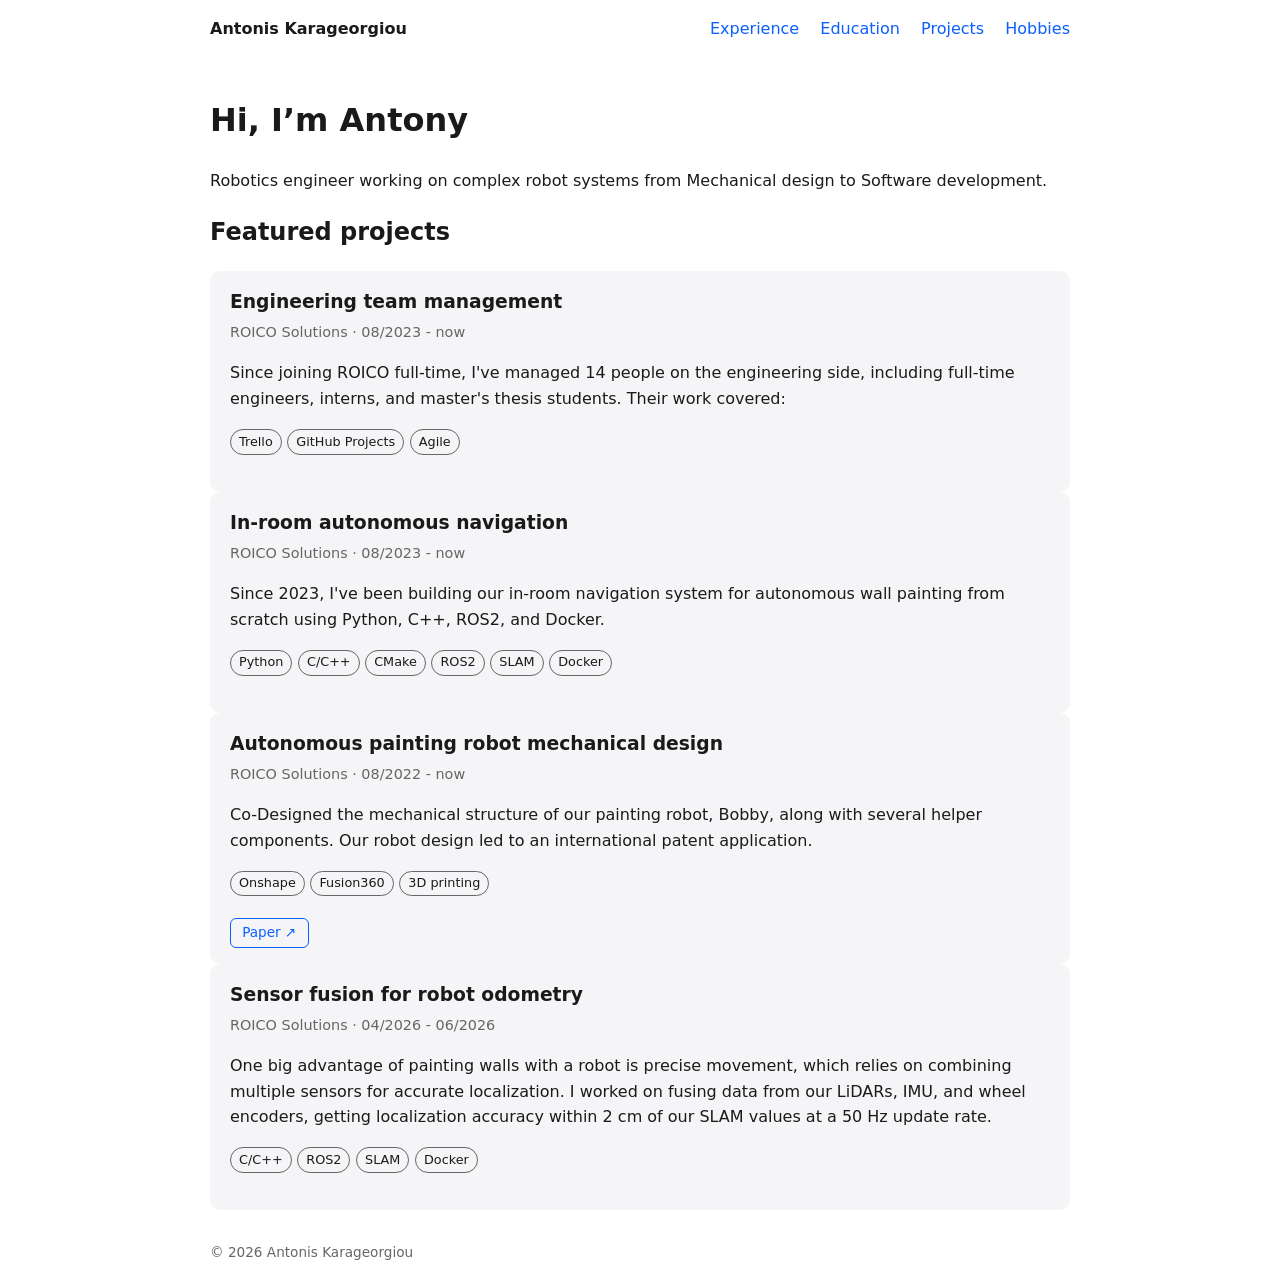
<file: index.html>
<!doctype html>
<html lang="en">
<head>
  <meta charset="utf-8">
  <meta name="viewport" content="width=device-width, initial-scale=1">
  <title>Home · Antonis Karageorgiou</title>
  <link rel="stylesheet" href="/assets/css/style.css">
</head>
<dialog id="lightbox">
  <button type="button" class="lb-close" aria-label="Close">×</button>
  <button type="button" class="lb-nav lb-prev" aria-label="Previous photo">‹</button>
  <img alt="">
  <button type="button" class="lb-nav lb-next" aria-label="Next photo">›</button>
  <p class="lb-count"></p>
</dialog>
<script>
  (function () {
    var dlg = document.getElementById('lightbox');
    var img = dlg.querySelector('img');
    var count = dlg.querySelector('.lb-count');
    var items = [];
    var index = 0;

    function show(i) {
      index = (i + items.length) % items.length;
      img.src = items[index].href;
      img.alt = items[index].querySelector('img').alt;
      count.textContent = items.length > 1 ? (index + 1) + ' / ' + items.length : '';
      dlg.classList.toggle('single', items.length < 2);
    }

    document.addEventListener('click', function (e) {
      var a = e.target.closest('a.thumb');
      if (a) {
        e.preventDefault();
        items = Array.prototype.slice.call(a.closest('.gallery').querySelectorAll('a.thumb'));
        show(items.indexOf(a));
        dlg.showModal();
        return;
      }
      if (!dlg.open) return;
      if (e.target.closest('.lb-prev')) show(index - 1);
      else if (e.target.closest('.lb-next')) show(index + 1);
      else if (e.target === dlg || e.target.closest('.lb-close')) dlg.close();
    });

    document.addEventListener('keydown', function (e) {
      if (!dlg.open || items.length < 2) return;
      if (e.key === 'ArrowLeft') { e.preventDefault(); show(index - 1); }
      if (e.key === 'ArrowRight') { e.preventDefault(); show(index + 1); }
    });

    var startX = null;
    dlg.addEventListener('touchstart', function (e) {
      startX = e.touches[0].clientX;
    }, { passive: true });
    dlg.addEventListener('touchend', function (e) {
      if (startX === null || items.length < 2) return;
      var dx = e.changedTouches[0].clientX - startX;
      if (Math.abs(dx) > 50) show(index + (dx < 0 ? 1 : -1));
      startX = null;
    });

    dlg.addEventListener('close', function () { img.removeAttribute('src'); });
  })();
</script>
<script>
  document.addEventListener('toggle', function (e) {
    var d = e.target;
    if (!d.matches || !d.matches('details.video-box') || !d.open) return;
    var f = d.querySelector('iframe[data-src]');
    if (f) { f.src = f.dataset.src; f.removeAttribute('data-src'); }
  }, true);
</script>

<body>
  <header class="wrap">
    <a class="brand" href="/">Antonis Karageorgiou</a>
    <nav>
      
        <a href="/experience/">Experience</a>
      
        <a href="/education/">Education</a>
      
        <a href="/projects/">Projects</a>
      
        <a href="/hobbies/">Hobbies</a>
      
    </nav>
  </header>
  <main class="wrap">
    <h1 id="hi-im-antony">Hi, I’m Antony</h1>

<p>Robotics engineer working on complex robot systems from Mechanical design to Software development.</p>

<h2 id="featured-projects">Featured projects</h2>





<div class="list">
  
    





<article class="card">
  <h3>Engineering team management</h3>
  
  <p class="meta">ROICO Solutions · 08/2023 - now</p>

  
  
    
    
      <p>Since joining ROICO full-time, I've managed 14 people on the engineering side, including full-time engineers, interns, and master's thesis students. Their work covered:
</p>
    
  

  

  <p class="tags"><span>Trello</span><span>GitHub Projects</span><span>Agile</span></p>

  

  

  
</article>

  
    





<article class="card">
  <h3>In-room autonomous navigation</h3>
  
  <p class="meta">ROICO Solutions · 08/2023 - now</p>

  
  
    
    
      <p>Since 2023, I've been building our in-room navigation system for autonomous wall painting from scratch using Python, C++, ROS2, and Docker.
</p>
    
  

  

  <p class="tags"><span>Python</span><span>C/C++</span><span>CMake</span><span>ROS2</span><span>SLAM</span><span>Docker</span></p>

  

  

  
</article>

  
    





<article class="card">
  <h3>Autonomous painting robot mechanical design</h3>
  
  <p class="meta">ROICO Solutions · 08/2022 - now</p>

  
  
    
    
      <p>Co-Designed the mechanical structure of our painting robot, Bobby, along with several helper components. Our robot design led to an international patent application.
</p>
    
  

  

  <p class="tags"><span>Onshape</span><span>Fusion360</span><span>3D printing</span></p>

  
  <p class="links">
    
      
        
          <a href="https://patents.google.com/patent/WO2025176826A1/en" target="_blank" rel="noopener noreferrer">Paper ↗</a>
        
      
    
  </p>
  

  

  
</article>

  
    





<article class="card">
  <h3>Sensor fusion for robot odometry</h3>
  
  <p class="meta">ROICO Solutions · 04/2026 - 06/2026</p>

  
  
    
    
      <p>One big advantage of painting walls with a robot is precise movement, which relies on combining multiple sensors for accurate localization. I worked on fusing data from our LiDARs, IMU, and wheel encoders, getting localization accuracy within 2 cm of our SLAM values at a 50 Hz update rate.
</p>
    
  

  

  <p class="tags"><span>C/C++</span><span>ROS2</span><span>SLAM</span><span>Docker</span></p>

  

  

  
</article>

  
</div>


  </main>
  <footer class="wrap">© 2026 Antonis Karageorgiou</footer>
</body>
</html>
</file>
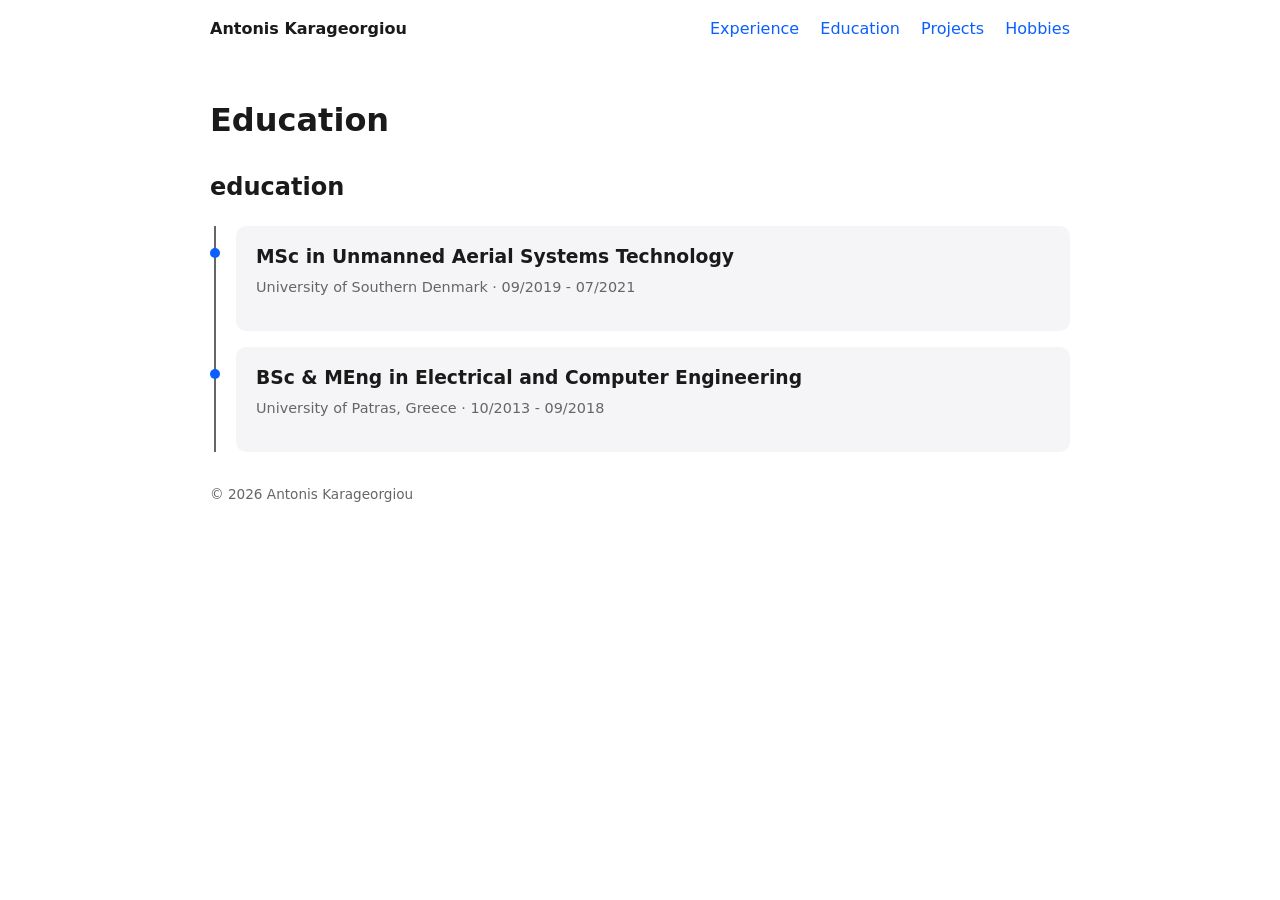
<file: education/index.html>
<!doctype html>
<html lang="en">
<head>
  <meta charset="utf-8">
  <meta name="viewport" content="width=device-width, initial-scale=1">
  <title>Education · Antonis Karageorgiou</title>
  <link rel="stylesheet" href="/assets/css/style.css">
</head>
<dialog id="lightbox">
  <button type="button" class="lb-close" aria-label="Close">×</button>
  <button type="button" class="lb-nav lb-prev" aria-label="Previous photo">‹</button>
  <img alt="">
  <button type="button" class="lb-nav lb-next" aria-label="Next photo">›</button>
  <p class="lb-count"></p>
</dialog>
<script>
  (function () {
    var dlg = document.getElementById('lightbox');
    var img = dlg.querySelector('img');
    var count = dlg.querySelector('.lb-count');
    var items = [];
    var index = 0;

    function show(i) {
      index = (i + items.length) % items.length;
      img.src = items[index].href;
      img.alt = items[index].querySelector('img').alt;
      count.textContent = items.length > 1 ? (index + 1) + ' / ' + items.length : '';
      dlg.classList.toggle('single', items.length < 2);
    }

    document.addEventListener('click', function (e) {
      var a = e.target.closest('a.thumb');
      if (a) {
        e.preventDefault();
        items = Array.prototype.slice.call(a.closest('.gallery').querySelectorAll('a.thumb'));
        show(items.indexOf(a));
        dlg.showModal();
        return;
      }
      if (!dlg.open) return;
      if (e.target.closest('.lb-prev')) show(index - 1);
      else if (e.target.closest('.lb-next')) show(index + 1);
      else if (e.target === dlg || e.target.closest('.lb-close')) dlg.close();
    });

    document.addEventListener('keydown', function (e) {
      if (!dlg.open || items.length < 2) return;
      if (e.key === 'ArrowLeft') { e.preventDefault(); show(index - 1); }
      if (e.key === 'ArrowRight') { e.preventDefault(); show(index + 1); }
    });

    var startX = null;
    dlg.addEventListener('touchstart', function (e) {
      startX = e.touches[0].clientX;
    }, { passive: true });
    dlg.addEventListener('touchend', function (e) {
      if (startX === null || items.length < 2) return;
      var dx = e.changedTouches[0].clientX - startX;
      if (Math.abs(dx) > 50) show(index + (dx < 0 ? 1 : -1));
      startX = null;
    });

    dlg.addEventListener('close', function () { img.removeAttribute('src'); });
  })();
</script>
<script>
  document.addEventListener('toggle', function (e) {
    var d = e.target;
    if (!d.matches || !d.matches('details.video-box') || !d.open) return;
    var f = d.querySelector('iframe[data-src]');
    if (f) { f.src = f.dataset.src; f.removeAttribute('data-src'); }
  }, true);
</script>

<body>
  <header class="wrap">
    <a class="brand" href="/">Antonis Karageorgiou</a>
    <nav>
      
        <a href="/experience/">Experience</a>
      
        <a href="/education/">Education</a>
      
        <a href="/projects/">Projects</a>
      
        <a href="/hobbies/">Hobbies</a>
      
    </nav>
  </header>
  <main class="wrap">
    <h1 id="education">Education</h1>










  
  
  
    
    
    
    
    

    <h2 id="education">education</h2>
    <div class="stack">
      
        





<article class="card">
  <h3>MSc in Unmanned Aerial Systems Technology</h3>
  
  <p class="meta">University of Southern Denmark · 09/2019 - 07/2021</p>

  
  

  
    
  

  <p class="tags"></p>

  

  

  
</article>

      
        





<article class="card">
  <h3>BSc & MEng in Electrical and Computer Engineering</h3>
  
  <p class="meta">University of Patras, Greece · 10/2013 - 09/2018</p>

  
  

  
    
  

  <p class="tags"></p>

  

  

  
</article>

      
    </div>
  



  </main>
  <footer class="wrap">© 2026 Antonis Karageorgiou</footer>
</body>
</html>
</file>
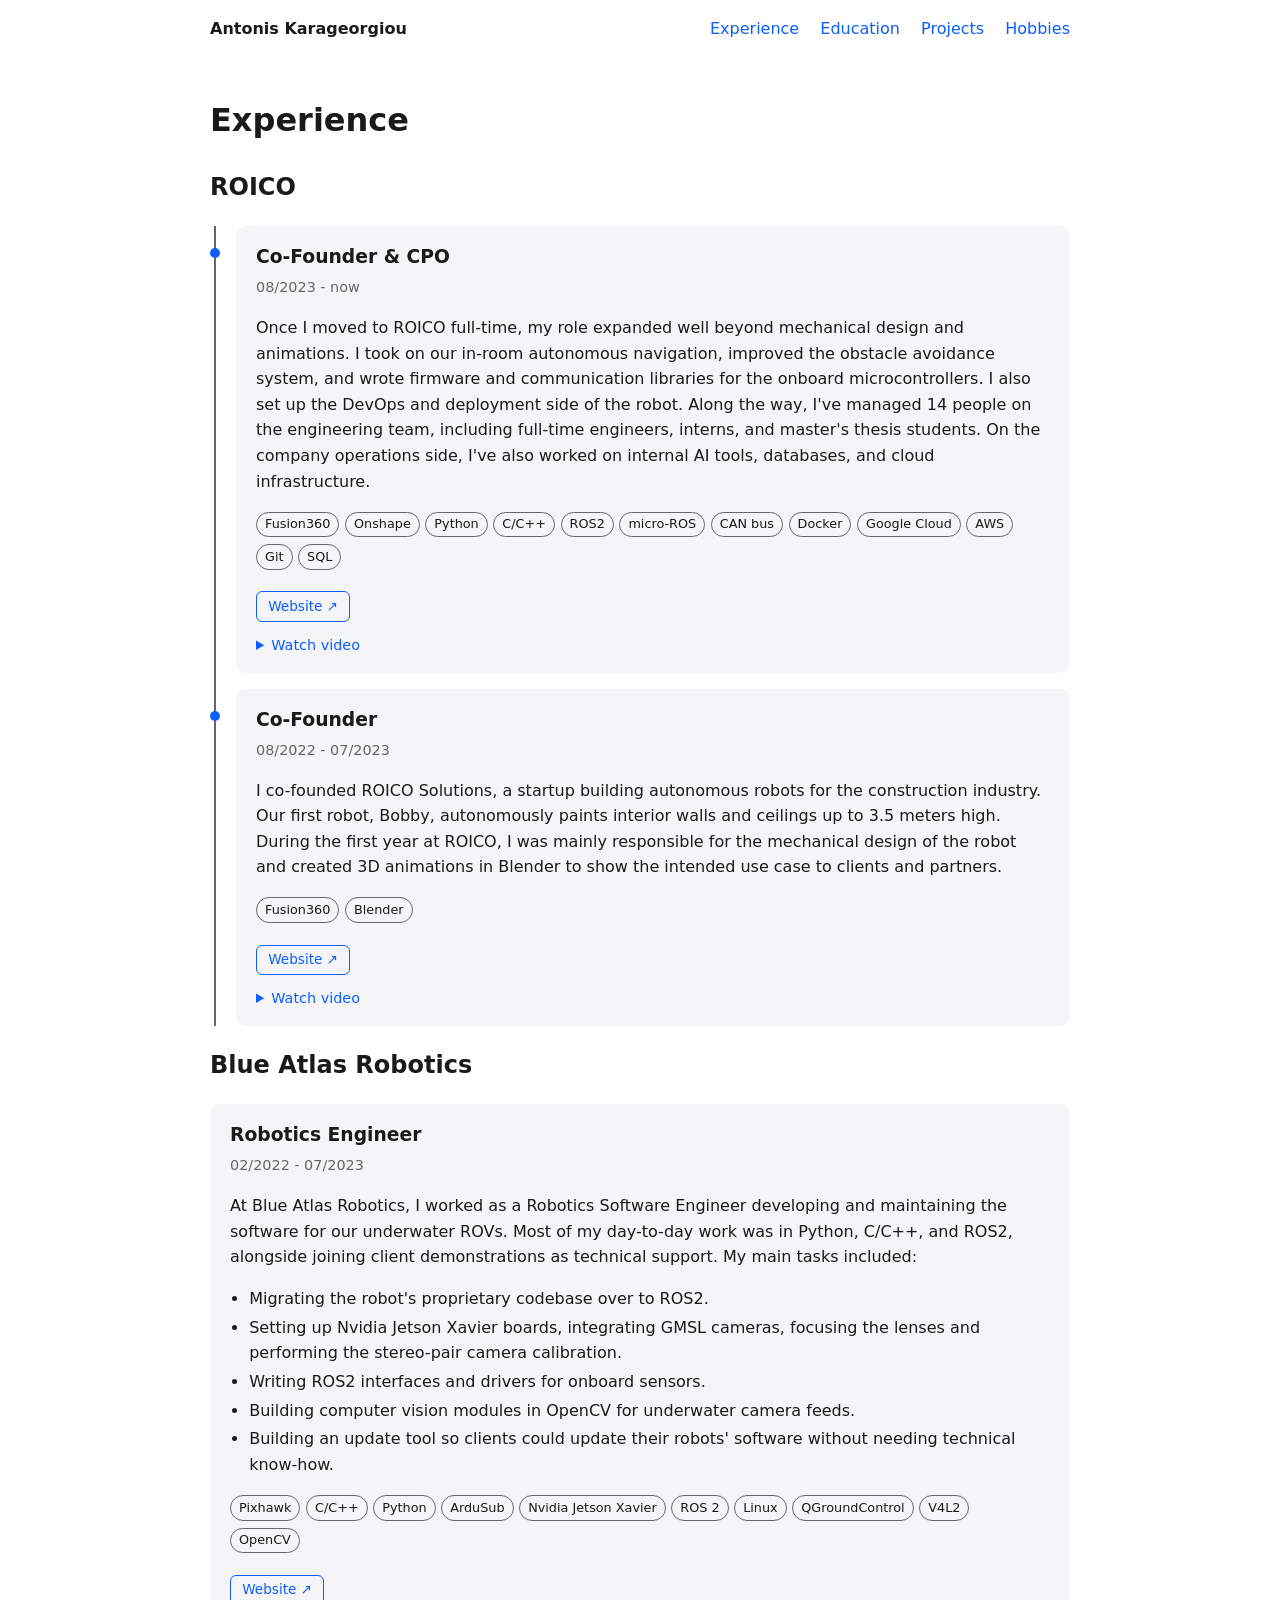
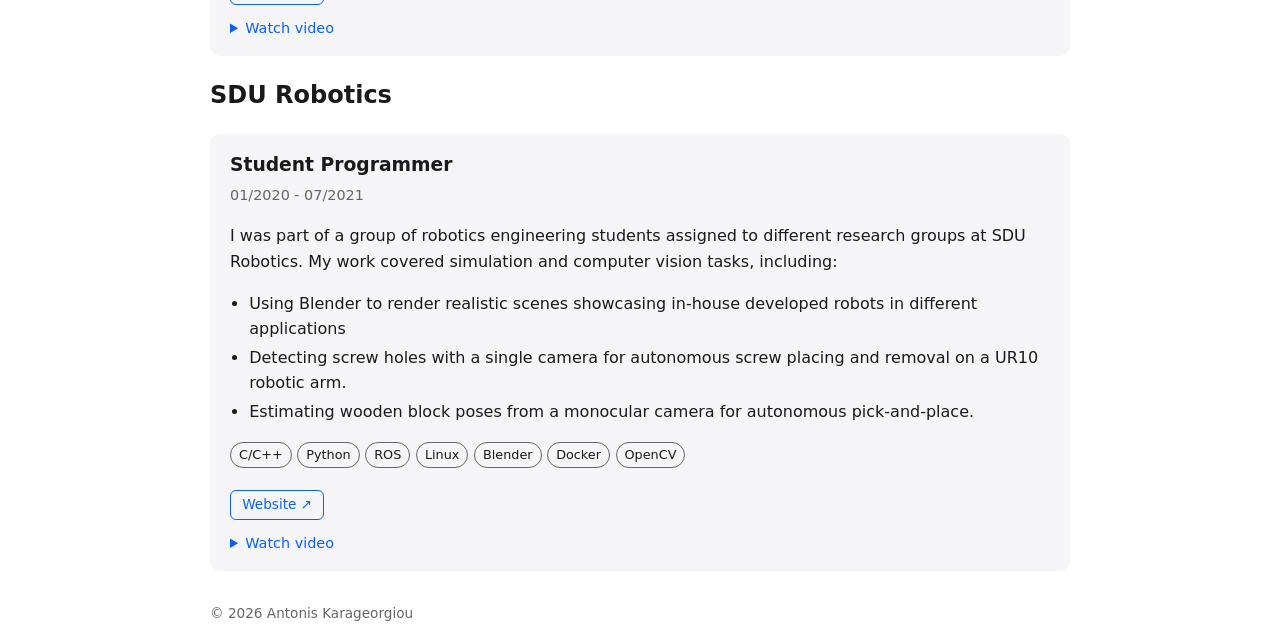
<file: experience/index.html>
<!doctype html>
<html lang="en">
<head>
  <meta charset="utf-8">
  <meta name="viewport" content="width=device-width, initial-scale=1">
  <title>Experience · Antonis Karageorgiou</title>
  <link rel="stylesheet" href="/assets/css/style.css">
</head>
<dialog id="lightbox">
  <button type="button" class="lb-close" aria-label="Close">×</button>
  <button type="button" class="lb-nav lb-prev" aria-label="Previous photo">‹</button>
  <img alt="">
  <button type="button" class="lb-nav lb-next" aria-label="Next photo">›</button>
  <p class="lb-count"></p>
</dialog>
<script>
  (function () {
    var dlg = document.getElementById('lightbox');
    var img = dlg.querySelector('img');
    var count = dlg.querySelector('.lb-count');
    var items = [];
    var index = 0;

    function show(i) {
      index = (i + items.length) % items.length;
      img.src = items[index].href;
      img.alt = items[index].querySelector('img').alt;
      count.textContent = items.length > 1 ? (index + 1) + ' / ' + items.length : '';
      dlg.classList.toggle('single', items.length < 2);
    }

    document.addEventListener('click', function (e) {
      var a = e.target.closest('a.thumb');
      if (a) {
        e.preventDefault();
        items = Array.prototype.slice.call(a.closest('.gallery').querySelectorAll('a.thumb'));
        show(items.indexOf(a));
        dlg.showModal();
        return;
      }
      if (!dlg.open) return;
      if (e.target.closest('.lb-prev')) show(index - 1);
      else if (e.target.closest('.lb-next')) show(index + 1);
      else if (e.target === dlg || e.target.closest('.lb-close')) dlg.close();
    });

    document.addEventListener('keydown', function (e) {
      if (!dlg.open || items.length < 2) return;
      if (e.key === 'ArrowLeft') { e.preventDefault(); show(index - 1); }
      if (e.key === 'ArrowRight') { e.preventDefault(); show(index + 1); }
    });

    var startX = null;
    dlg.addEventListener('touchstart', function (e) {
      startX = e.touches[0].clientX;
    }, { passive: true });
    dlg.addEventListener('touchend', function (e) {
      if (startX === null || items.length < 2) return;
      var dx = e.changedTouches[0].clientX - startX;
      if (Math.abs(dx) > 50) show(index + (dx < 0 ? 1 : -1));
      startX = null;
    });

    dlg.addEventListener('close', function () { img.removeAttribute('src'); });
  })();
</script>
<script>
  document.addEventListener('toggle', function (e) {
    var d = e.target;
    if (!d.matches || !d.matches('details.video-box') || !d.open) return;
    var f = d.querySelector('iframe[data-src]');
    if (f) { f.src = f.dataset.src; f.removeAttribute('data-src'); }
  }, true);
</script>

<body>
  <header class="wrap">
    <a class="brand" href="/">Antonis Karageorgiou</a>
    <nav>
      
        <a href="/experience/">Experience</a>
      
        <a href="/education/">Education</a>
      
        <a href="/projects/">Projects</a>
      
        <a href="/hobbies/">Hobbies</a>
      
    </nav>
  </header>
  <main class="wrap">
    <h1 id="experience">Experience</h1>










  
  
  
    
    
    
    
    

    <h2 id="roico-experience">ROICO</h2>
    <div class="stack">
      
        





<article class="card">
  <h3>Co-Founder & CPO</h3>
  
  <p class="meta">08/2023 - now</p>

  
  
    
    
      <p>Once I moved to ROICO full-time, my role expanded well beyond mechanical design and animations. I took on our in-room autonomous navigation, improved the obstacle avoidance system, and wrote firmware and communication libraries for the onboard microcontrollers. I also set up the DevOps and deployment side of the robot. Along the way, I've managed 14 people on the engineering team, including full-time engineers, interns, and master's thesis students. On the company operations side, I've also worked on internal AI tools, databases, and cloud infrastructure.</p>
    
  

  
    
  

  <p class="tags"><span>Fusion360</span><span>Onshape</span><span>Python</span><span>C/C++</span><span>ROS2</span><span>micro-ROS</span><span>CAN bus</span><span>Docker</span><span>Google Cloud</span><span>AWS</span><span>Git</span><span>SQL</span></p>

  
  <p class="links">
    
      
        
      
    
      
        
          <a href="https://www.roicosolutions.com/" target="_blank" rel="noopener noreferrer">Website ↗</a>
        
      
    
  </p>
  

  
  <details class="video-box" ontoggle="if(this.open){var f=this.querySelector('iframe[data-src]');if(f){f.src=f.dataset.src;f.removeAttribute('data-src');}}">
    <summary>Watch video</summary>
    
    <iframe class="video" data-src="https://www.youtube-nocookie.com/embed/WpzOYZoikZQ"
            title="Co-Founder & CPO video" allowfullscreen></iframe>
    
  </details>
  

  
</article>

      
        





<article class="card">
  <h3>Co-Founder</h3>
  
  <p class="meta">08/2022 - 07/2023</p>

  
  
    
    
      <p>I co-founded ROICO Solutions, a startup building autonomous robots for the construction industry. Our first robot, Bobby, autonomously paints interior walls and ceilings up to 3.5 meters high. During the first year at ROICO, I was mainly responsible for the mechanical design of the robot and created 3D animations in Blender to show the intended use case to clients and partners.</p>
    
  

  
    
  

  <p class="tags"><span>Fusion360</span><span>Blender</span></p>

  
  <p class="links">
    
      
        
      
    
      
        
          <a href="https://www.roicosolutions.com/" target="_blank" rel="noopener noreferrer">Website ↗</a>
        
      
    
  </p>
  

  
  <details class="video-box" ontoggle="if(this.open){var f=this.querySelector('iframe[data-src]');if(f){f.src=f.dataset.src;f.removeAttribute('data-src');}}">
    <summary>Watch video</summary>
    
    <iframe class="video" data-src="https://www.youtube-nocookie.com/embed/uCYsdLQNI9Y"
            title="Co-Founder video" allowfullscreen></iframe>
    
  </details>
  

  
</article>

      
    </div>
  

  
  
  
    
    
    
    
    

    <h2 id="blue-atlas-robotics-experience">Blue Atlas Robotics</h2>
    <div class="stack single">
      
        





<article class="card">
  <h3>Robotics Engineer</h3>
  
  <p class="meta">02/2022 - 07/2023</p>

  
  
    
    
      <p>At Blue Atlas Robotics, I worked as a Robotics Software Engineer developing and maintaining the software for our underwater ROVs. Most of my day-to-day work was in Python, C/C++, and ROS2, alongside joining client demonstrations as technical support. My main tasks included:</p>
    
  

  
    
      <ul class="summary"><li>Migrating the robot's proprietary codebase over to ROS2.</li><li>Setting up Nvidia Jetson Xavier boards, integrating GMSL cameras, focusing the lenses and performing the stereo-pair camera calibration.</li><li>Writing ROS2 interfaces and drivers for onboard sensors.</li><li>Building computer vision modules in OpenCV for underwater camera feeds.</li><li>Building an update tool so clients could update their robots' software without needing technical know-how.</li></ul>
    
  

  <p class="tags"><span>Pixhawk</span><span>C/C++</span><span>Python</span><span>ArduSub</span><span>Nvidia Jetson Xavier</span><span>ROS 2</span><span>Linux</span><span>QGroundControl</span><span>V4L2</span><span>OpenCV</span></p>

  
  <p class="links">
    
      
        
      
    
      
        
          <a href="https://blueatlasrobotics.com/" target="_blank" rel="noopener noreferrer">Website ↗</a>
        
      
    
  </p>
  

  
  <details class="video-box" ontoggle="if(this.open){var f=this.querySelector('iframe[data-src]');if(f){f.src=f.dataset.src;f.removeAttribute('data-src');}}">
    <summary>Watch video</summary>
    
    <iframe class="video" data-src="https://www.youtube-nocookie.com/embed/M9Jj-1e1kko"
            title="Robotics Engineer video" allowfullscreen></iframe>
    
  </details>
  

  
</article>

      
    </div>
  

  
  
  
    
    
    
    
    

    <h2 id="sdu-robotics-experience">SDU Robotics</h2>
    <div class="stack single">
      
        





<article class="card">
  <h3>Student Programmer</h3>
  
  <p class="meta">01/2020 - 07/2021</p>

  
  
    
    
      <p>I was part of a group of robotics engineering students assigned to different research groups at SDU Robotics. My work covered simulation and computer vision tasks, including:</p>
    
  

  
    
      <ul class="summary"><li>Using Blender to render realistic scenes showcasing in-house developed robots in different applications</li><li>Detecting screw holes with a single camera for autonomous screw placing and removal on a UR10 robotic arm.</li><li>Estimating wooden block poses from a monocular camera for autonomous pick-and-place.</li></ul>
    
  

  <p class="tags"><span>C/C++</span><span>Python</span><span>ROS</span><span>Linux</span><span>Blender</span><span>Docker</span><span>OpenCV</span></p>

  
  <p class="links">
    
      
        
      
    
      
        
          <a href="https://www.sdu.dk/en/forskning/sdurobotics" target="_blank" rel="noopener noreferrer">Website ↗</a>
        
      
    
  </p>
  

  
  <details class="video-box" ontoggle="if(this.open){var f=this.querySelector('iframe[data-src]');if(f){f.src=f.dataset.src;f.removeAttribute('data-src');}}">
    <summary>Watch video</summary>
    
    <iframe class="video reel"
            data-src="https://www.facebook.com/plugins/video.php?href=https%3A%2F%2Fwww.facebook.com%2Freel%2F457233736768756&amp;show_text=false&amp;width=360&amp;height=640"
            width="360" height="640" title="Student Programmer video"
            allow="autoplay; clipboard-write; encrypted-media; picture-in-picture; web-share"
            allowfullscreen></iframe>
    
  </details>
  

  
</article>

      
    </div>
  



  </main>
  <footer class="wrap">© 2026 Antonis Karageorgiou</footer>
</body>
</html>
</file>
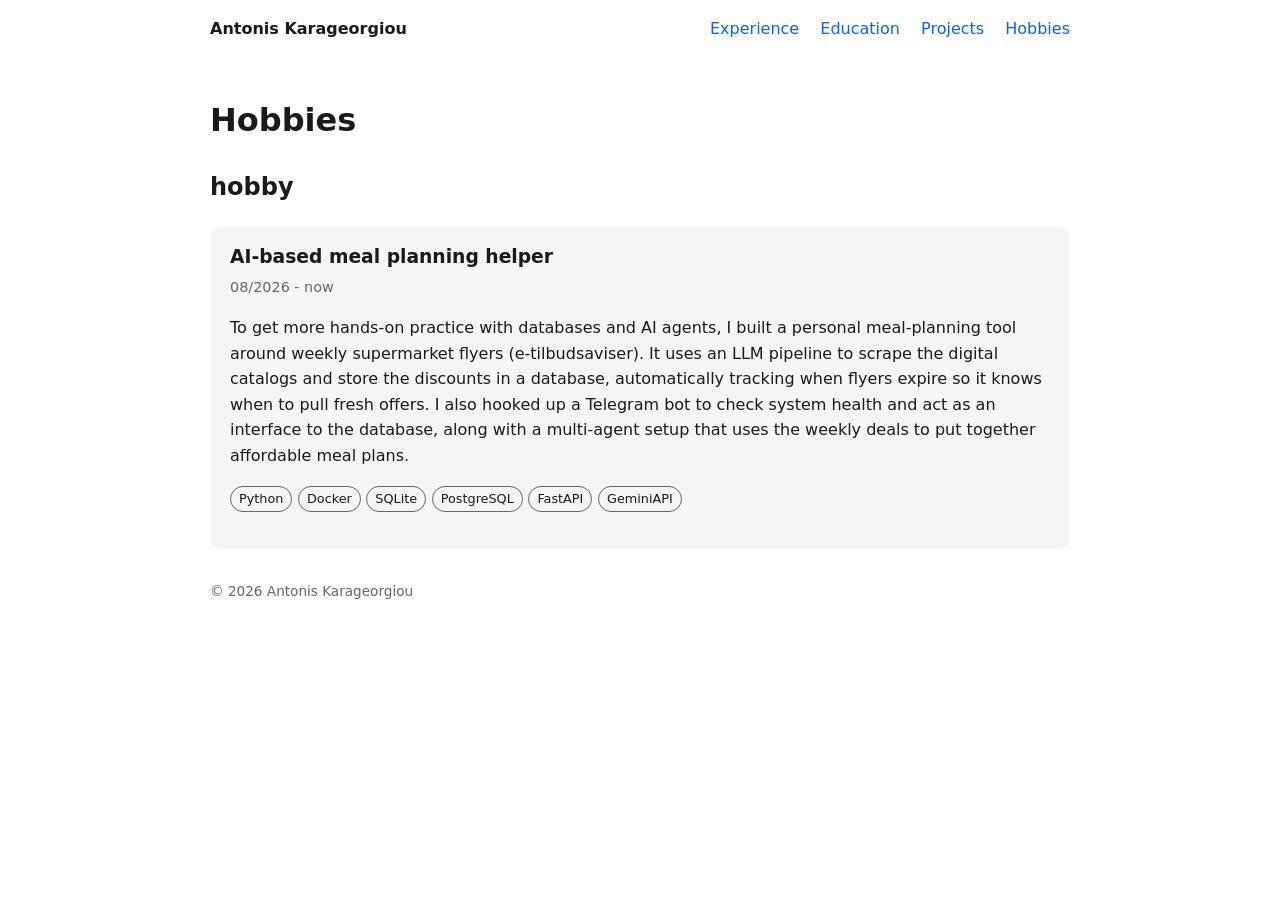
<file: hobbies/index.html>
<!doctype html>
<html lang="en">
<head>
  <meta charset="utf-8">
  <meta name="viewport" content="width=device-width, initial-scale=1">
  <title>Hobbies · Antonis Karageorgiou</title>
  <link rel="stylesheet" href="/assets/css/style.css">
</head>
<dialog id="lightbox">
  <button type="button" class="lb-close" aria-label="Close">×</button>
  <button type="button" class="lb-nav lb-prev" aria-label="Previous photo">‹</button>
  <img alt="">
  <button type="button" class="lb-nav lb-next" aria-label="Next photo">›</button>
  <p class="lb-count"></p>
</dialog>
<script>
  (function () {
    var dlg = document.getElementById('lightbox');
    var img = dlg.querySelector('img');
    var count = dlg.querySelector('.lb-count');
    var items = [];
    var index = 0;

    function show(i) {
      index = (i + items.length) % items.length;
      img.src = items[index].href;
      img.alt = items[index].querySelector('img').alt;
      count.textContent = items.length > 1 ? (index + 1) + ' / ' + items.length : '';
      dlg.classList.toggle('single', items.length < 2);
    }

    document.addEventListener('click', function (e) {
      var a = e.target.closest('a.thumb');
      if (a) {
        e.preventDefault();
        items = Array.prototype.slice.call(a.closest('.gallery').querySelectorAll('a.thumb'));
        show(items.indexOf(a));
        dlg.showModal();
        return;
      }
      if (!dlg.open) return;
      if (e.target.closest('.lb-prev')) show(index - 1);
      else if (e.target.closest('.lb-next')) show(index + 1);
      else if (e.target === dlg || e.target.closest('.lb-close')) dlg.close();
    });

    document.addEventListener('keydown', function (e) {
      if (!dlg.open || items.length < 2) return;
      if (e.key === 'ArrowLeft') { e.preventDefault(); show(index - 1); }
      if (e.key === 'ArrowRight') { e.preventDefault(); show(index + 1); }
    });

    var startX = null;
    dlg.addEventListener('touchstart', function (e) {
      startX = e.touches[0].clientX;
    }, { passive: true });
    dlg.addEventListener('touchend', function (e) {
      if (startX === null || items.length < 2) return;
      var dx = e.changedTouches[0].clientX - startX;
      if (Math.abs(dx) > 50) show(index + (dx < 0 ? 1 : -1));
      startX = null;
    });

    dlg.addEventListener('close', function () { img.removeAttribute('src'); });
  })();
</script>
<script>
  document.addEventListener('toggle', function (e) {
    var d = e.target;
    if (!d.matches || !d.matches('details.video-box') || !d.open) return;
    var f = d.querySelector('iframe[data-src]');
    if (f) { f.src = f.dataset.src; f.removeAttribute('data-src'); }
  }, true);
</script>

<body>
  <header class="wrap">
    <a class="brand" href="/">Antonis Karageorgiou</a>
    <nav>
      
        <a href="/experience/">Experience</a>
      
        <a href="/education/">Education</a>
      
        <a href="/projects/">Projects</a>
      
        <a href="/hobbies/">Hobbies</a>
      
    </nav>
  </header>
  <main class="wrap">
    <h1 id="hobbies">Hobbies</h1>










  
  
  
    
    
    
    
    

    <h2 id="hobby">hobby</h2>
    <div class="stack single">
      
        





<article class="card">
  <h3>AI-based meal planning helper</h3>
  
  <p class="meta">08/2026 - now</p>

  
  
    
    
      <p>To get more hands-on practice with databases and AI agents, I built a personal meal-planning tool around weekly supermarket flyers (e-tilbudsaviser). It uses an LLM pipeline to scrape the digital catalogs and store the discounts in a database, automatically tracking when flyers expire so it knows when to pull fresh offers. I also hooked up a Telegram bot to check system health and act as an interface to the database, along with a multi-agent setup that uses the weekly deals to put together affordable meal plans.
</p>
    
  

  
    
  

  <p class="tags"><span>Python</span><span>Docker</span><span>SQLite</span><span>PostgreSQL</span><span>FastAPI</span><span>GeminiAPI</span></p>

  

  

  
</article>

      
    </div>
  



  </main>
  <footer class="wrap">© 2026 Antonis Karageorgiou</footer>
</body>
</html>
</file>
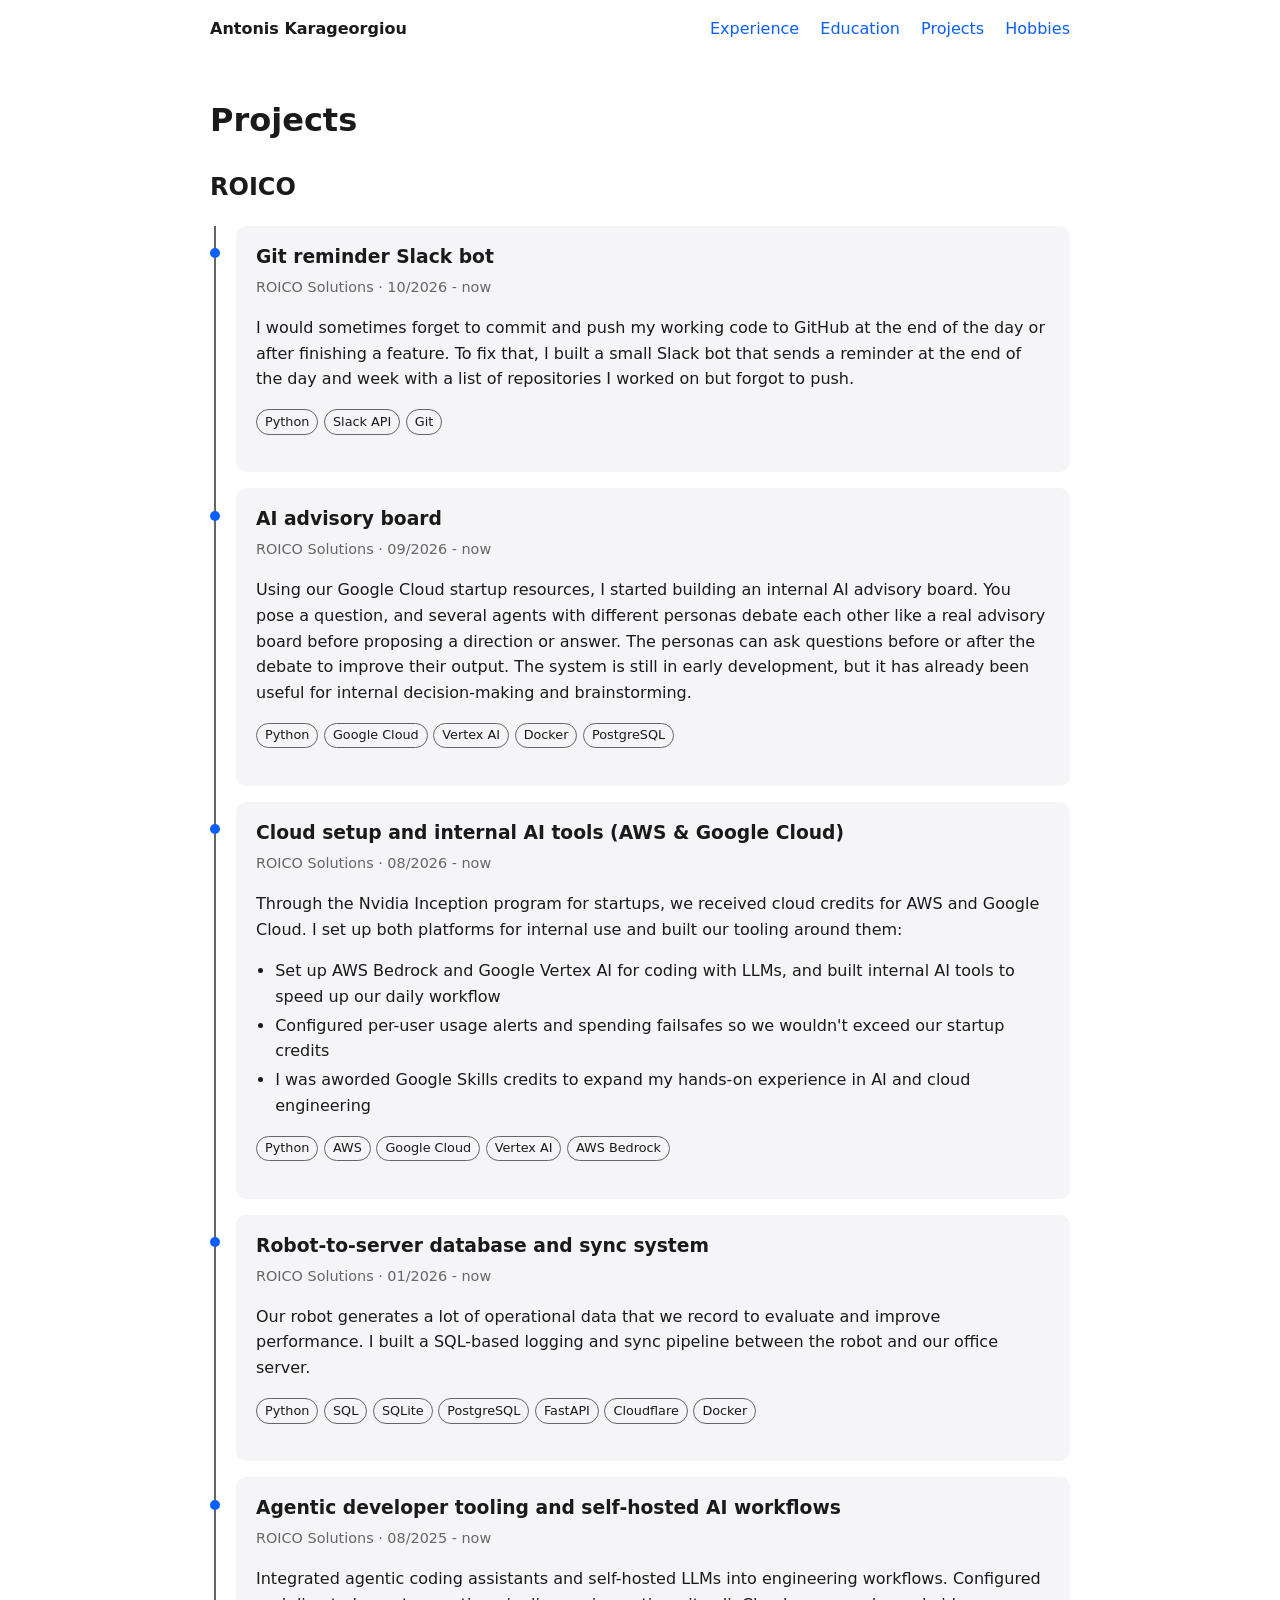
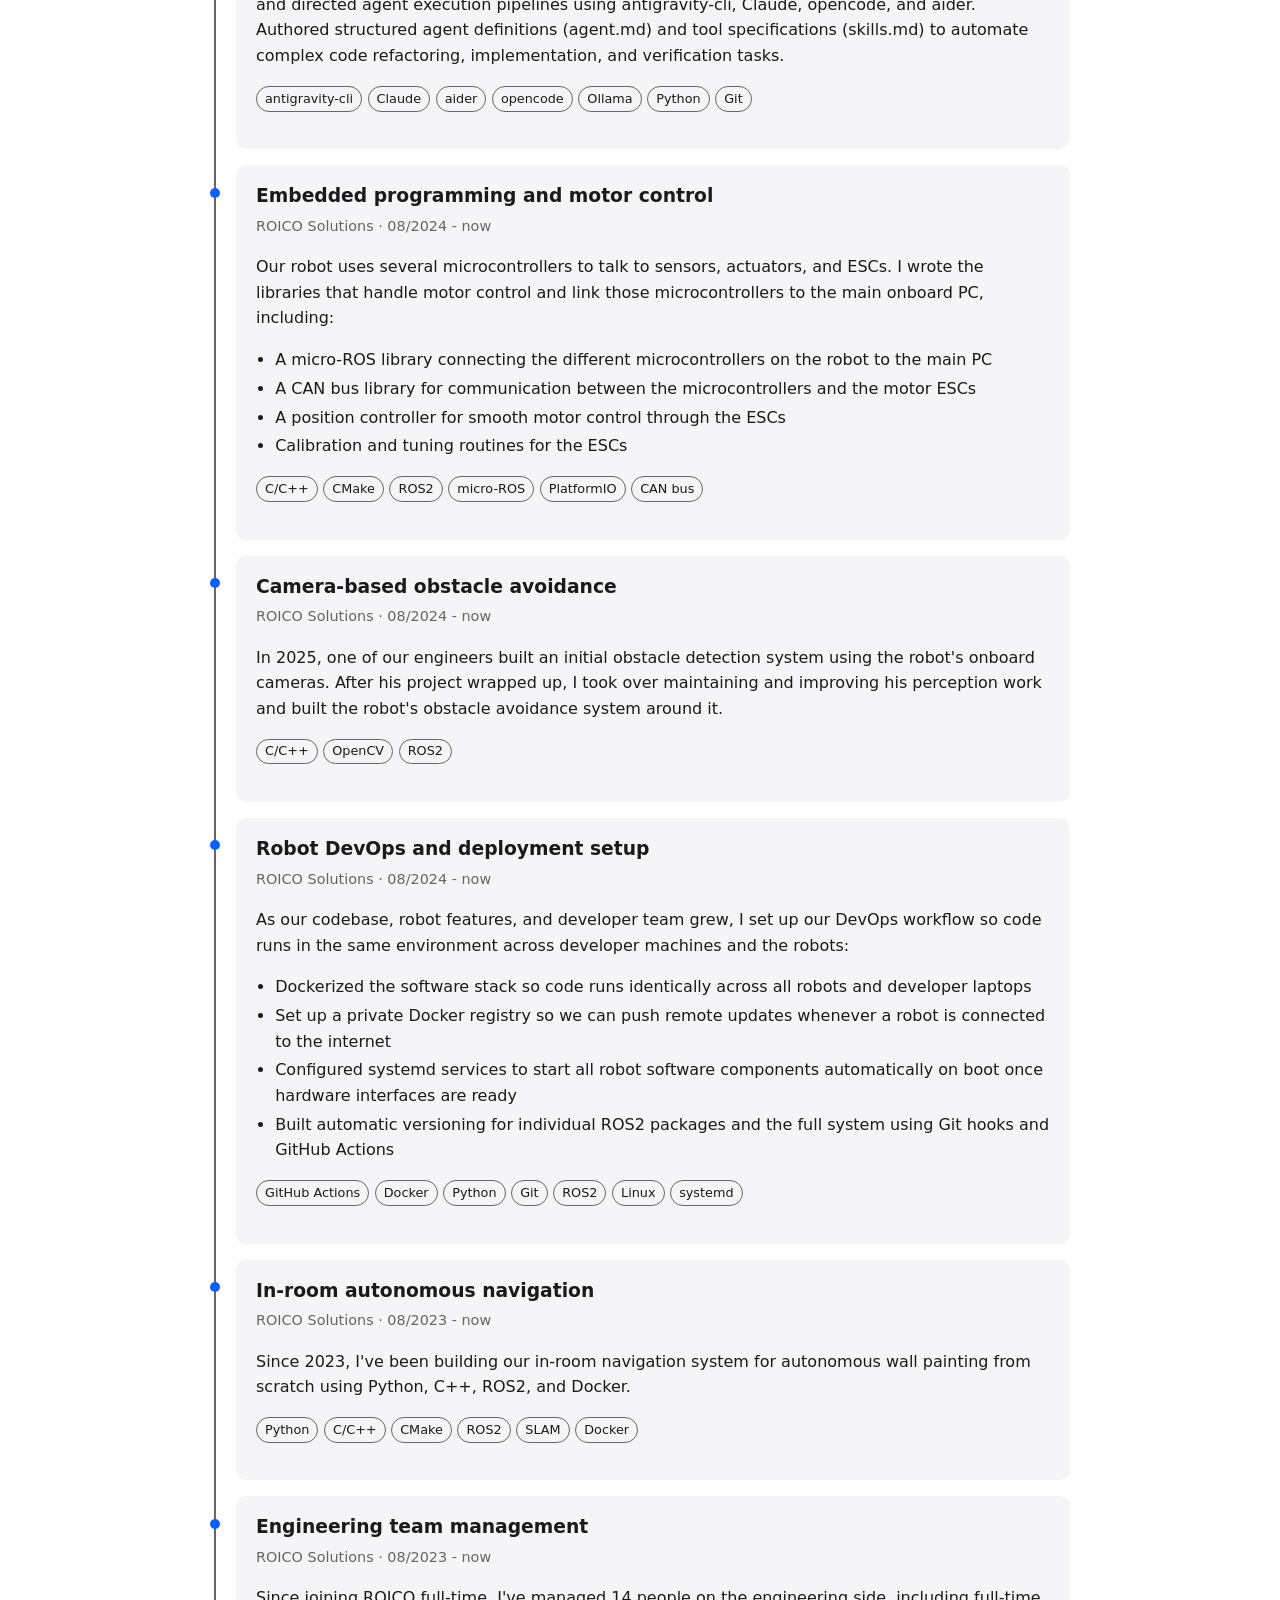
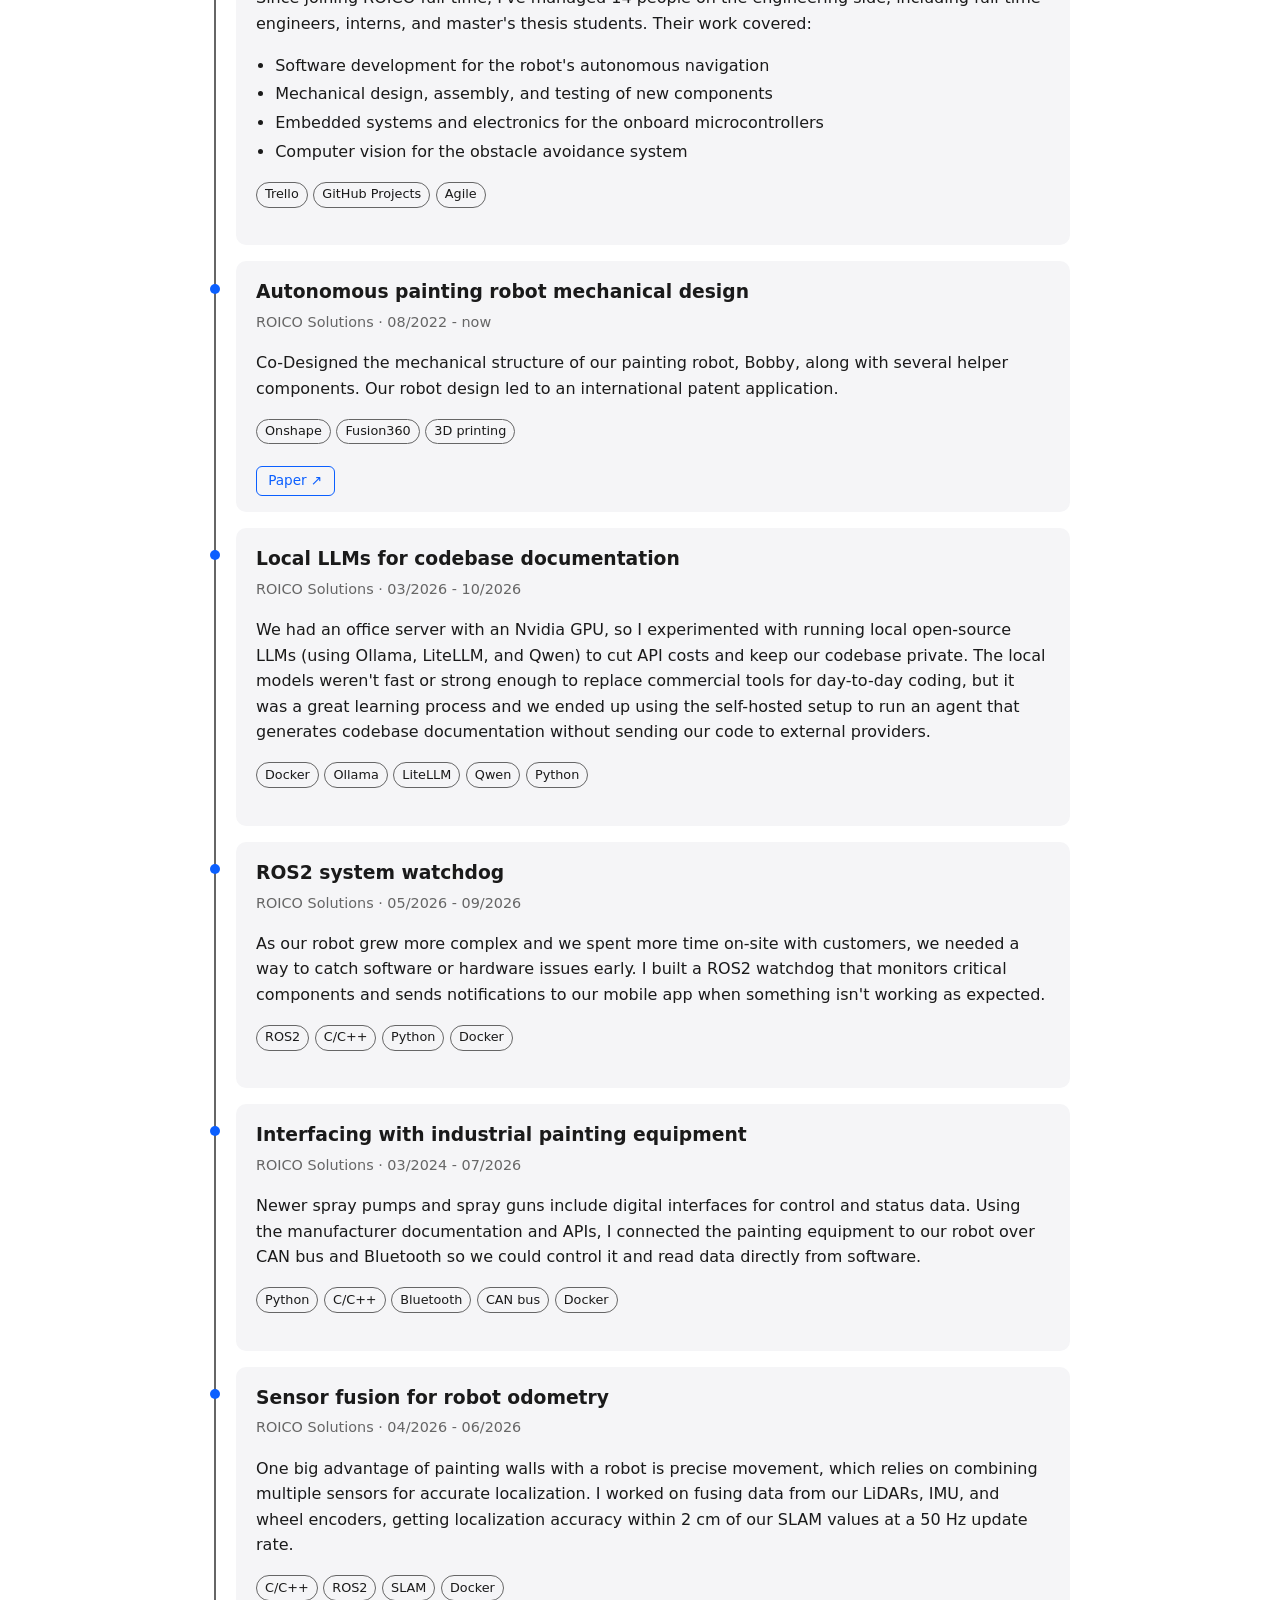
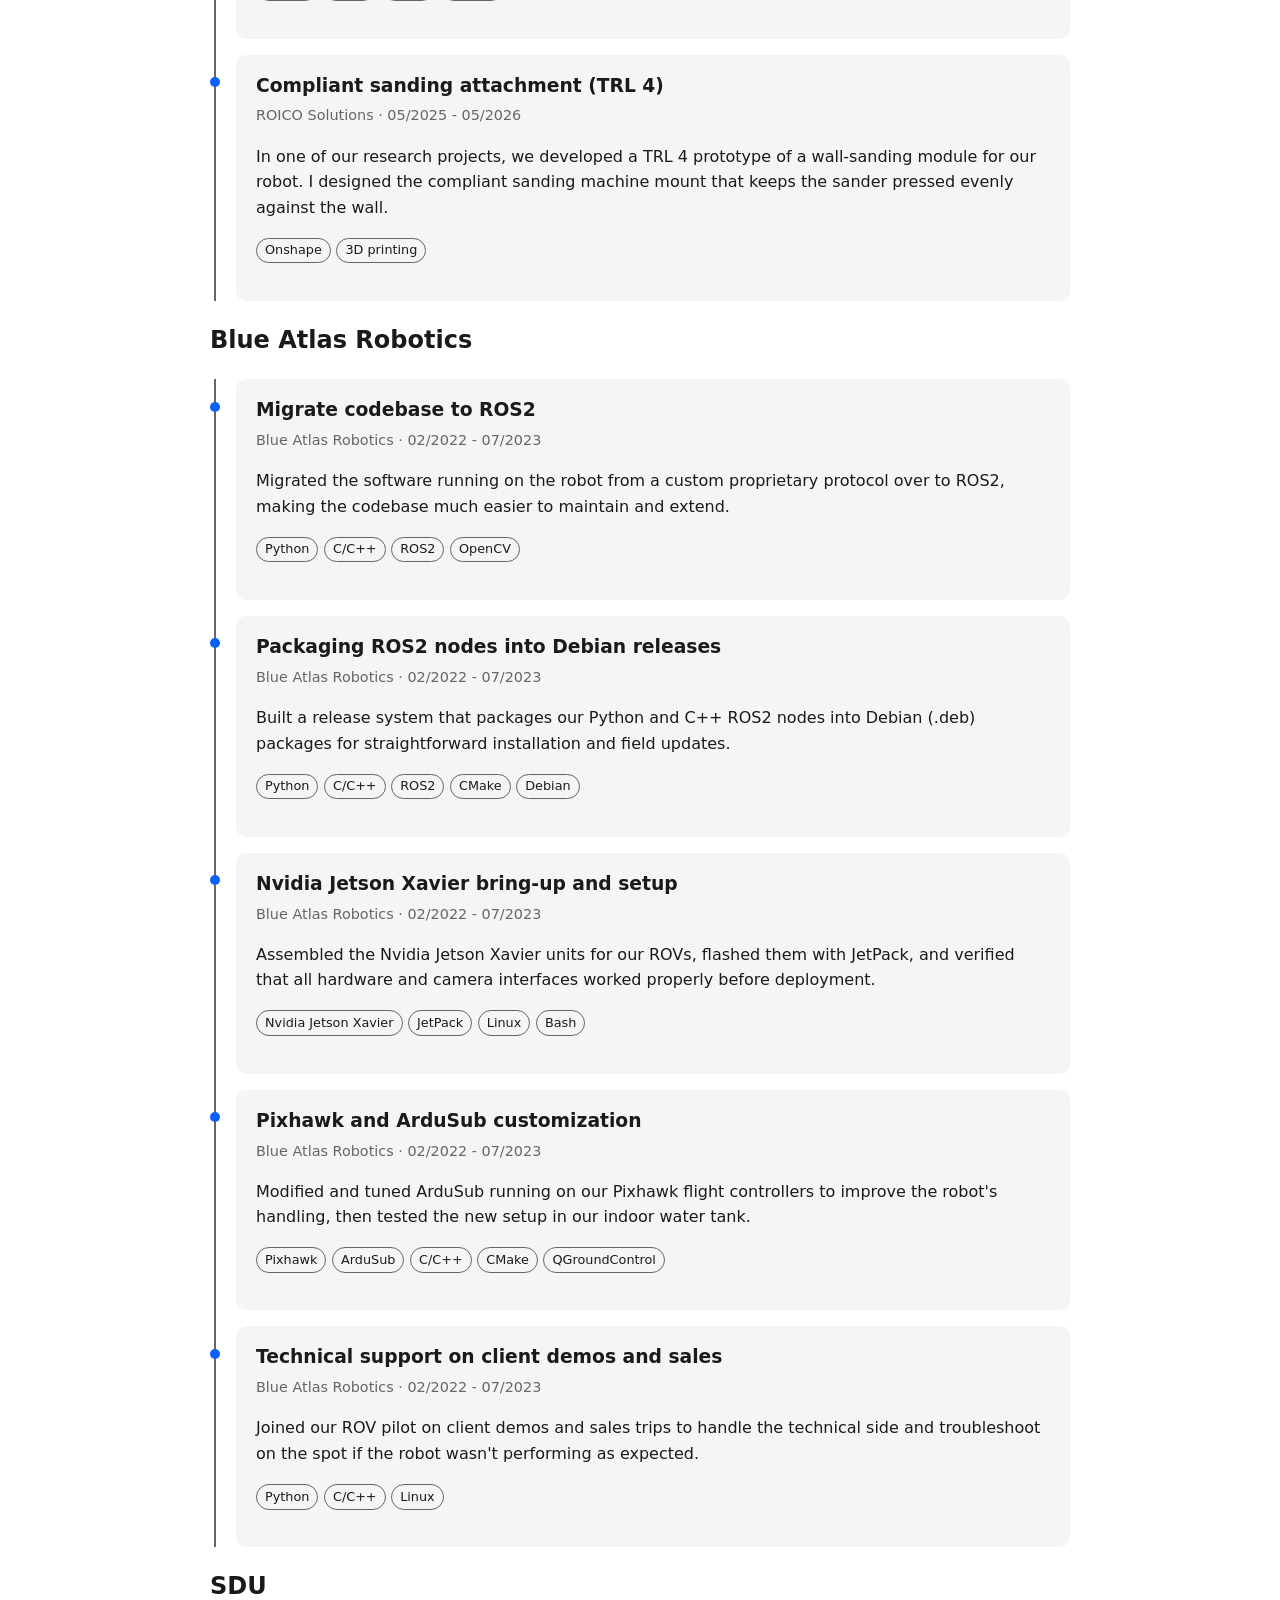
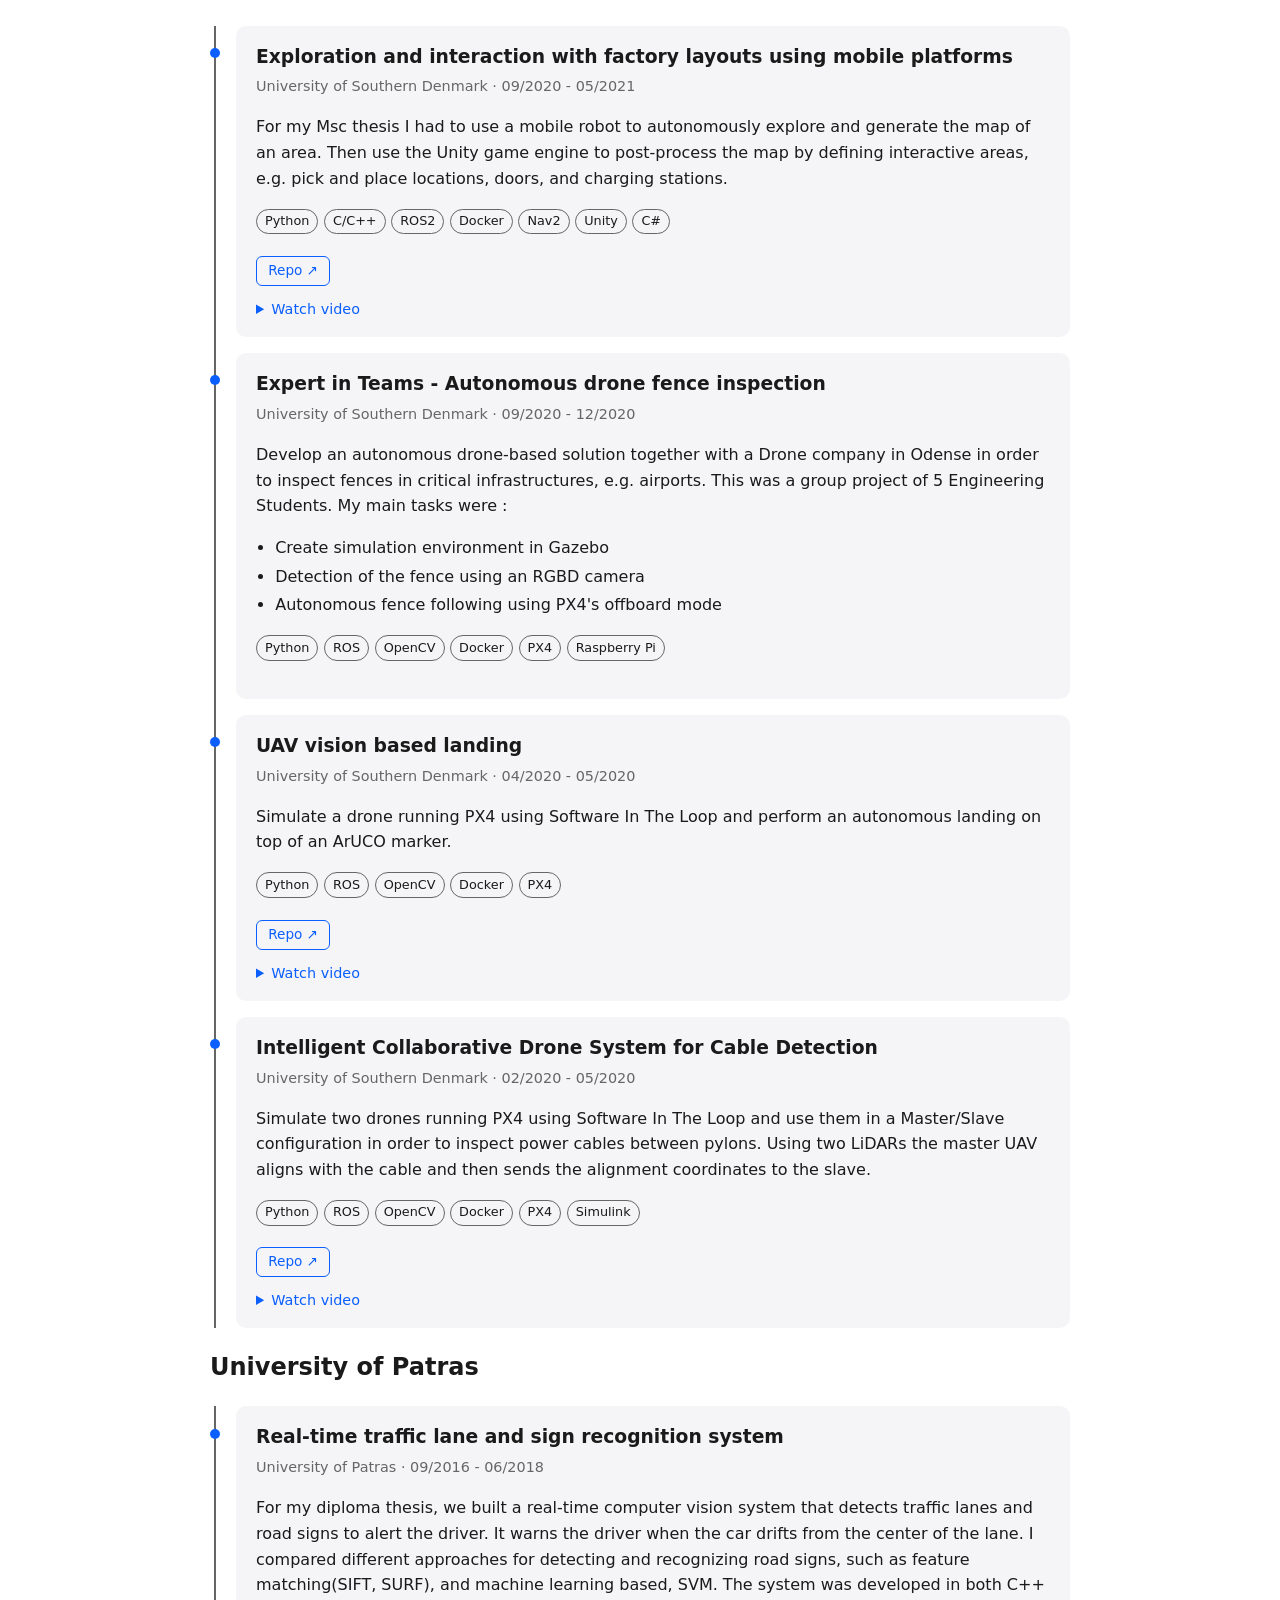
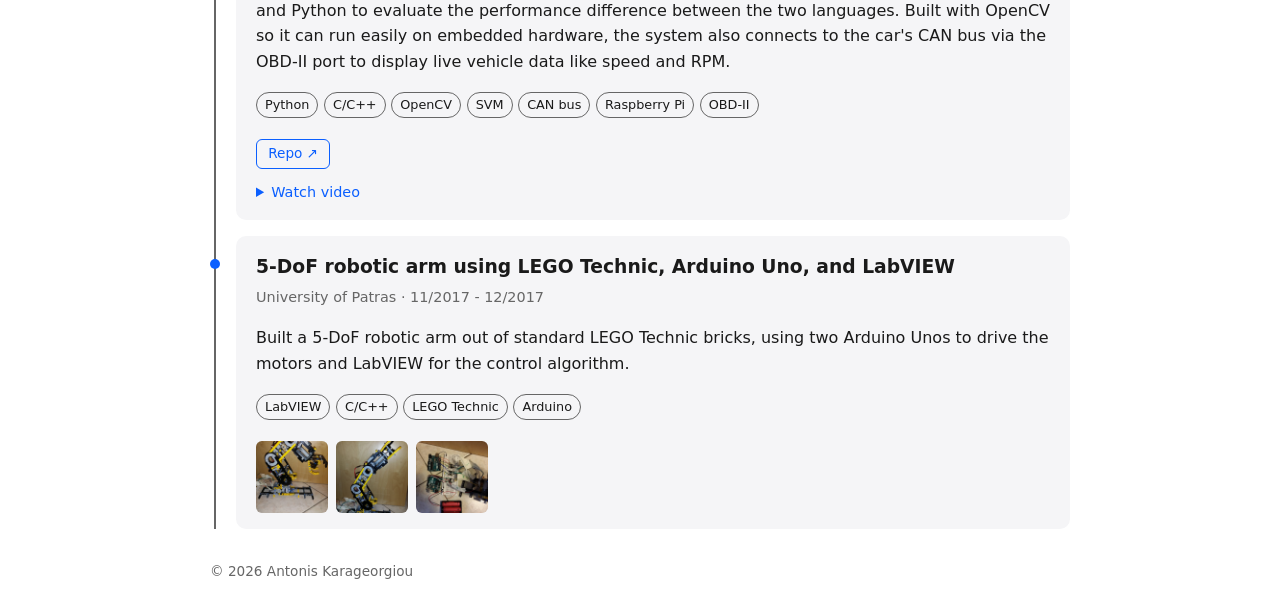
<file: projects/index.html>
<!doctype html>
<html lang="en">
<head>
  <meta charset="utf-8">
  <meta name="viewport" content="width=device-width, initial-scale=1">
  <title>Projects · Antonis Karageorgiou</title>
  <link rel="stylesheet" href="/assets/css/style.css">
</head>
<dialog id="lightbox">
  <button type="button" class="lb-close" aria-label="Close">×</button>
  <button type="button" class="lb-nav lb-prev" aria-label="Previous photo">‹</button>
  <img alt="">
  <button type="button" class="lb-nav lb-next" aria-label="Next photo">›</button>
  <p class="lb-count"></p>
</dialog>
<script>
  (function () {
    var dlg = document.getElementById('lightbox');
    var img = dlg.querySelector('img');
    var count = dlg.querySelector('.lb-count');
    var items = [];
    var index = 0;

    function show(i) {
      index = (i + items.length) % items.length;
      img.src = items[index].href;
      img.alt = items[index].querySelector('img').alt;
      count.textContent = items.length > 1 ? (index + 1) + ' / ' + items.length : '';
      dlg.classList.toggle('single', items.length < 2);
    }

    document.addEventListener('click', function (e) {
      var a = e.target.closest('a.thumb');
      if (a) {
        e.preventDefault();
        items = Array.prototype.slice.call(a.closest('.gallery').querySelectorAll('a.thumb'));
        show(items.indexOf(a));
        dlg.showModal();
        return;
      }
      if (!dlg.open) return;
      if (e.target.closest('.lb-prev')) show(index - 1);
      else if (e.target.closest('.lb-next')) show(index + 1);
      else if (e.target === dlg || e.target.closest('.lb-close')) dlg.close();
    });

    document.addEventListener('keydown', function (e) {
      if (!dlg.open || items.length < 2) return;
      if (e.key === 'ArrowLeft') { e.preventDefault(); show(index - 1); }
      if (e.key === 'ArrowRight') { e.preventDefault(); show(index + 1); }
    });

    var startX = null;
    dlg.addEventListener('touchstart', function (e) {
      startX = e.touches[0].clientX;
    }, { passive: true });
    dlg.addEventListener('touchend', function (e) {
      if (startX === null || items.length < 2) return;
      var dx = e.changedTouches[0].clientX - startX;
      if (Math.abs(dx) > 50) show(index + (dx < 0 ? 1 : -1));
      startX = null;
    });

    dlg.addEventListener('close', function () { img.removeAttribute('src'); });
  })();
</script>
<script>
  document.addEventListener('toggle', function (e) {
    var d = e.target;
    if (!d.matches || !d.matches('details.video-box') || !d.open) return;
    var f = d.querySelector('iframe[data-src]');
    if (f) { f.src = f.dataset.src; f.removeAttribute('data-src'); }
  }, true);
</script>

<body>
  <header class="wrap">
    <a class="brand" href="/">Antonis Karageorgiou</a>
    <nav>
      
        <a href="/experience/">Experience</a>
      
        <a href="/education/">Education</a>
      
        <a href="/projects/">Projects</a>
      
        <a href="/hobbies/">Hobbies</a>
      
    </nav>
  </header>
  <main class="wrap">
    <h1 id="projects">Projects</h1>










  
  
  
    
    
    
    
    

    <h2 id="roico-projects">ROICO</h2>
    <div class="stack">
      
        





<article class="card">
  <h3>Git reminder Slack bot</h3>
  
  <p class="meta">ROICO Solutions · 10/2026 - now</p>

  
  
    
    
      <p>I would sometimes forget to commit and push my working code to GitHub at the end of the day or after finishing a feature. To fix that, I built a small Slack bot that sends a reminder at the end of the day and week with a list of repositories I worked on but forgot to push.
</p>
    
  

  
    
  

  <p class="tags"><span>Python</span><span>Slack API</span><span>Git</span></p>

  

  

  
</article>

      
        





<article class="card">
  <h3>AI advisory board</h3>
  
  <p class="meta">ROICO Solutions · 09/2026 - now</p>

  
  
    
    
      <p>Using our Google Cloud startup resources, I started building an internal AI advisory board. You pose a question, and several agents with different personas debate each other like a real advisory board before proposing a direction or answer. The personas can ask questions before or after the debate to improve their output. The system is still in early development, but it has already been useful for internal decision-making and brainstorming.
</p>
    
  

  
    
  

  <p class="tags"><span>Python</span><span>Google Cloud</span><span>Vertex AI</span><span>Docker</span><span>PostgreSQL</span></p>

  

  

  
</article>

      
        





<article class="card">
  <h3>Cloud setup and internal AI tools (AWS & Google Cloud)</h3>
  
  <p class="meta">ROICO Solutions · 08/2026 - now</p>

  
  
    
    
      <p>Through the Nvidia Inception program for startups, we received cloud credits for AWS and Google Cloud. I set up both platforms for internal use and built our tooling around them:
</p>
    
  

  
    
      <ul class="summary"><li>Set up AWS Bedrock and Google Vertex AI for coding with LLMs, and built internal AI tools to speed up our daily workflow</li><li>Configured per-user usage alerts and spending failsafes so we wouldn't exceed our startup credits</li><li>I was aworded Google Skills credits to expand my hands-on experience in AI and cloud engineering</li></ul>
    
  

  <p class="tags"><span>Python</span><span>AWS</span><span>Google Cloud</span><span>Vertex AI</span><span>AWS Bedrock</span></p>

  

  

  
</article>

      
        





<article class="card">
  <h3>Robot-to-server database and sync system</h3>
  
  <p class="meta">ROICO Solutions · 01/2026 - now</p>

  
  
    
    
      <p>Our robot generates a lot of operational data that we record to evaluate and improve performance. I built a SQL-based logging and sync pipeline between the robot and our office server.
</p>
    
  

  
    
  

  <p class="tags"><span>Python</span><span>SQL</span><span>SQLite</span><span>PostgreSQL</span><span>FastAPI</span><span>Cloudflare</span><span>Docker</span></p>

  

  

  
</article>

      
        





<article class="card">
  <h3>Agentic developer tooling and self-hosted AI workflows</h3>
  
  <p class="meta">ROICO Solutions · 08/2025 - now</p>

  
  
    
    
      <p>Integrated agentic coding assistants and self-hosted LLMs into engineering workflows. Configured and directed agent execution pipelines using antigravity-cli, Claude, opencode, and aider. Authored structured agent definitions (agent.md) and tool specifications (skills.md) to automate complex code refactoring, implementation, and verification tasks.
</p>
    
  

  
    
  

  <p class="tags"><span>antigravity-cli</span><span>Claude</span><span>aider</span><span>opencode</span><span>Ollama</span><span>Python</span><span>Git</span></p>

  

  

  
</article>

      
        





<article class="card">
  <h3>Embedded programming and motor control</h3>
  
  <p class="meta">ROICO Solutions · 08/2024 - now</p>

  
  
    
    
      <p>Our robot uses several microcontrollers to talk to sensors, actuators, and ESCs. I wrote the libraries that handle motor control and link those microcontrollers to the main onboard PC, including:
</p>
    
  

  
    
      <ul class="summary"><li>A micro-ROS library connecting the different microcontrollers on the robot to the main PC</li><li>A CAN bus library for communication between the microcontrollers and the motor ESCs</li><li>A position controller for smooth motor control through the ESCs</li><li>Calibration and tuning routines for the ESCs</li></ul>
    
  

  <p class="tags"><span>C/C++</span><span>CMake</span><span>ROS2</span><span>micro-ROS</span><span>PlatformIO</span><span>CAN bus</span></p>

  

  

  
</article>

      
        





<article class="card">
  <h3>Camera-based obstacle avoidance</h3>
  
  <p class="meta">ROICO Solutions · 08/2024 - now</p>

  
  
    
    
      <p>In 2025, one of our engineers built an initial obstacle detection system using the robot's onboard cameras. After his project wrapped up, I took over maintaining and improving his perception work and built the robot's obstacle avoidance system around it.
</p>
    
  

  
    
  

  <p class="tags"><span>C/C++</span><span>OpenCV</span><span>ROS2</span></p>

  

  

  
</article>

      
        





<article class="card">
  <h3>Robot DevOps and deployment setup</h3>
  
  <p class="meta">ROICO Solutions · 08/2024 - now</p>

  
  
    
    
      <p>As our codebase, robot features, and developer team grew, I set up our DevOps workflow so code runs in the same environment across developer machines and the robots:
</p>
    
  

  
    
      <ul class="summary"><li>Dockerized the software stack so code runs identically across all robots and developer laptops</li><li>Set up a private Docker registry so we can push remote updates whenever a robot is connected to the internet</li><li>Configured systemd services to start all robot software components automatically on boot once hardware interfaces are ready</li><li>Built automatic versioning for individual ROS2 packages and the full system using Git hooks and GitHub Actions</li></ul>
    
  

  <p class="tags"><span>GitHub Actions</span><span>Docker</span><span>Python</span><span>Git</span><span>ROS2</span><span>Linux</span><span>systemd</span></p>

  

  

  
</article>

      
        





<article class="card">
  <h3>In-room autonomous navigation</h3>
  
  <p class="meta">ROICO Solutions · 08/2023 - now</p>

  
  
    
    
      <p>Since 2023, I've been building our in-room navigation system for autonomous wall painting from scratch using Python, C++, ROS2, and Docker.
</p>
    
  

  
    
  

  <p class="tags"><span>Python</span><span>C/C++</span><span>CMake</span><span>ROS2</span><span>SLAM</span><span>Docker</span></p>

  

  

  
</article>

      
        





<article class="card">
  <h3>Engineering team management</h3>
  
  <p class="meta">ROICO Solutions · 08/2023 - now</p>

  
  
    
    
      <p>Since joining ROICO full-time, I've managed 14 people on the engineering side, including full-time engineers, interns, and master's thesis students. Their work covered:
</p>
    
  

  
    
      <ul class="summary"><li>Software development for the robot's autonomous navigation</li><li>Mechanical design, assembly, and testing of new components</li><li>Embedded systems and electronics for the onboard microcontrollers</li><li>Computer vision for the obstacle avoidance system</li></ul>
    
  

  <p class="tags"><span>Trello</span><span>GitHub Projects</span><span>Agile</span></p>

  

  

  
</article>

      
        





<article class="card">
  <h3>Autonomous painting robot mechanical design</h3>
  
  <p class="meta">ROICO Solutions · 08/2022 - now</p>

  
  
    
    
      <p>Co-Designed the mechanical structure of our painting robot, Bobby, along with several helper components. Our robot design led to an international patent application.
</p>
    
  

  
    
  

  <p class="tags"><span>Onshape</span><span>Fusion360</span><span>3D printing</span></p>

  
  <p class="links">
    
      
        
          <a href="https://patents.google.com/patent/WO2025176826A1/en" target="_blank" rel="noopener noreferrer">Paper ↗</a>
        
      
    
  </p>
  

  

  
</article>

      
        





<article class="card">
  <h3>Local LLMs for codebase documentation</h3>
  
  <p class="meta">ROICO Solutions · 03/2026 - 10/2026</p>

  
  
    
    
      <p>We had an office server with an Nvidia GPU, so I experimented with running local open-source LLMs (using Ollama, LiteLLM, and Qwen) to cut API costs and keep our codebase private. The local models weren't fast or strong enough to replace commercial tools for day-to-day coding, but it was a great learning process and we ended up using the self-hosted setup to run an agent that generates codebase documentation without sending our code to external providers.
</p>
    
  

  
    
  

  <p class="tags"><span>Docker</span><span>Ollama</span><span>LiteLLM</span><span>Qwen</span><span>Python</span></p>

  

  

  
</article>

      
        





<article class="card">
  <h3>ROS2 system watchdog</h3>
  
  <p class="meta">ROICO Solutions · 05/2026 - 09/2026</p>

  
  
    
    
      <p>As our robot grew more complex and we spent more time on-site with customers, we needed a way to catch software or hardware issues early. I built a ROS2 watchdog that monitors critical components and sends notifications to our mobile app when something isn't working as expected.
</p>
    
  

  
    
  

  <p class="tags"><span>ROS2</span><span>C/C++</span><span>Python</span><span>Docker</span></p>

  

  

  
</article>

      
        





<article class="card">
  <h3>Interfacing with industrial painting equipment</h3>
  
  <p class="meta">ROICO Solutions · 03/2024 - 07/2026</p>

  
  
    
    
      <p>Newer spray pumps and spray guns include digital interfaces for control and status data. Using the manufacturer documentation and APIs, I connected the painting equipment to our robot over CAN bus and Bluetooth so we could control it and read data directly from software.
</p>
    
  

  
    
  

  <p class="tags"><span>Python</span><span>C/C++</span><span>Bluetooth</span><span>CAN bus</span><span>Docker</span></p>

  

  

  
</article>

      
        





<article class="card">
  <h3>Sensor fusion for robot odometry</h3>
  
  <p class="meta">ROICO Solutions · 04/2026 - 06/2026</p>

  
  
    
    
      <p>One big advantage of painting walls with a robot is precise movement, which relies on combining multiple sensors for accurate localization. I worked on fusing data from our LiDARs, IMU, and wheel encoders, getting localization accuracy within 2 cm of our SLAM values at a 50 Hz update rate.
</p>
    
  

  
    
  

  <p class="tags"><span>C/C++</span><span>ROS2</span><span>SLAM</span><span>Docker</span></p>

  

  

  
</article>

      
        





<article class="card">
  <h3>Compliant sanding attachment (TRL 4)</h3>
  
  <p class="meta">ROICO Solutions · 05/2025 - 05/2026</p>

  
  
    
    
      <p>In one of our research projects, we developed a TRL 4 prototype of a wall-sanding module for our robot. I designed the compliant sanding machine mount that keeps the sander pressed evenly against the wall.
</p>
    
  

  
    
  

  <p class="tags"><span>Onshape</span><span>3D printing</span></p>

  

  

  
</article>

      
    </div>
  

  
  
  
    
    
    
    
    

    <h2 id="blue-atlas-robotics-projects">Blue Atlas Robotics</h2>
    <div class="stack">
      
        





<article class="card">
  <h3>Migrate codebase to ROS2</h3>
  
  <p class="meta">Blue Atlas Robotics · 02/2022 - 07/2023</p>

  
  
    
    
      <p>Migrated the software running on the robot from a custom proprietary protocol over to ROS2, making the codebase much easier to maintain and extend.
</p>
    
  

  
    
  

  <p class="tags"><span>Python</span><span>C/C++</span><span>ROS2</span><span>OpenCV</span></p>

  

  

  
</article>

      
        





<article class="card">
  <h3>Packaging ROS2 nodes into Debian releases</h3>
  
  <p class="meta">Blue Atlas Robotics · 02/2022 - 07/2023</p>

  
  
    
    
      <p>Built a release system that packages our Python and C++ ROS2 nodes into Debian (.deb) packages for straightforward installation and field updates.
</p>
    
  

  
    
  

  <p class="tags"><span>Python</span><span>C/C++</span><span>ROS2</span><span>CMake</span><span>Debian</span></p>

  

  

  
</article>

      
        





<article class="card">
  <h3>Nvidia Jetson Xavier bring-up and setup</h3>
  
  <p class="meta">Blue Atlas Robotics · 02/2022 - 07/2023</p>

  
  
    
    
      <p>Assembled the Nvidia Jetson Xavier units for our ROVs, flashed them with JetPack, and verified that all hardware and camera interfaces worked properly before deployment.
</p>
    
  

  
    
  

  <p class="tags"><span>Nvidia Jetson Xavier</span><span>JetPack</span><span>Linux</span><span>Bash</span></p>

  

  

  
</article>

      
        





<article class="card">
  <h3>Pixhawk and ArduSub customization</h3>
  
  <p class="meta">Blue Atlas Robotics · 02/2022 - 07/2023</p>

  
  
    
    
      <p>Modified and tuned ArduSub running on our Pixhawk flight controllers to improve the robot's handling, then tested the new setup in our indoor water tank.
</p>
    
  

  
    
  

  <p class="tags"><span>Pixhawk</span><span>ArduSub</span><span>C/C++</span><span>CMake</span><span>QGroundControl</span></p>

  

  

  
</article>

      
        





<article class="card">
  <h3>Technical support on client demos and sales</h3>
  
  <p class="meta">Blue Atlas Robotics · 02/2022 - 07/2023</p>

  
  
    
    
      <p>Joined our ROV pilot on client demos and sales trips to handle the technical side and troubleshoot on the spot if the robot wasn't performing as expected.
</p>
    
  

  
    
  

  <p class="tags"><span>Python</span><span>C/C++</span><span>Linux</span></p>

  

  

  
</article>

      
    </div>
  

  
  
  
    
    
    
    
    

    <h2 id="sdu-projects">SDU</h2>
    <div class="stack">
      
        





<article class="card">
  <h3>Exploration and interaction with factory layouts using mobile platforms</h3>
  
  <p class="meta">University of Southern Denmark · 09/2020 - 05/2021</p>

  
  
    
    
      <p>For my Msc thesis I had to use a mobile robot to autonomously explore and generate the map of an area. Then use the Unity game engine to post‐process the map by defining interactive areas, e.g. pick and place locations, doors, and charging stations.
</p>
    
  

  
    
  

  <p class="tags"><span>Python</span><span>C/C++</span><span>ROS2</span><span>Docker</span><span>Nav2</span><span>Unity</span><span>C#</span></p>

  
  <p class="links">
    
      
        
          <a href="https://github.com/antonikaras/thesis_docker" target="_blank" rel="noopener noreferrer">Repo ↗</a>
        
      
    
      
        
      
    
  </p>
  

  
  <details class="video-box" ontoggle="if(this.open){var f=this.querySelector('iframe[data-src]');if(f){f.src=f.dataset.src;f.removeAttribute('data-src');}}">
    <summary>Watch video</summary>
    
    <iframe class="video" data-src="https://www.youtube-nocookie.com/embed/qpvsgCzYTwA"
            title="Exploration and interaction with factory layouts using mobile platforms video" allowfullscreen></iframe>
    
  </details>
  

  
</article>

      
        





<article class="card">
  <h3>Expert in Teams - Autonomous drone fence inspection</h3>
  
  <p class="meta">University of Southern Denmark · 09/2020 - 12/2020</p>

  
  
    
    
      <p>Develop an autonomous drone-based solution together with a Drone company in Odense in order to inspect fences in critical infrastructures, e.g. airports. This was a group project of 5 Engineering Students. My main tasks were :
</p>
    
  

  
    
      <ul class="summary"><li>Create simulation environment in Gazebo</li><li>Detection of the fence using an RGBD camera</li><li>Autonomous fence following using PX4's offboard mode</li></ul>
    
  

  <p class="tags"><span>Python</span><span>ROS</span><span>OpenCV</span><span>Docker</span><span>PX4</span><span>Raspberry Pi</span></p>

  

  

  
</article>

      
        





<article class="card">
  <h3>UAV vision based landing</h3>
  
  <p class="meta">University of Southern Denmark · 04/2020 - 05/2020</p>

  
  
    
    
      <p>Simulate a drone running PX4 using Software In The Loop and perform an autonomous landing on top of an ArUCO marker.
</p>
    
  

  
    
  

  <p class="tags"><span>Python</span><span>ROS</span><span>OpenCV</span><span>Docker</span><span>PX4</span></p>

  
  <p class="links">
    
      
        
          <a href="https://github.com/antonikaras/uav_mavros_simulation" target="_blank" rel="noopener noreferrer">Repo ↗</a>
        
      
    
      
        
      
    
  </p>
  

  
  <details class="video-box" ontoggle="if(this.open){var f=this.querySelector('iframe[data-src]');if(f){f.src=f.dataset.src;f.removeAttribute('data-src');}}">
    <summary>Watch video</summary>
    
    <iframe class="video" data-src="https://www.youtube-nocookie.com/embed/k1WqiE6d8TA"
            title="UAV vision based landing video" allowfullscreen></iframe>
    
  </details>
  

  
</article>

      
        





<article class="card">
  <h3>Intelligent Collaborative Drone System for Cable Detection</h3>
  
  <p class="meta">University of Southern Denmark · 02/2020 - 05/2020</p>

  
  
    
    
      <p>Simulate two drones running PX4 using Software In The Loop and use them in a Master/Slave configuration in order to inspect power cables between pylons. Using two LiDARs the master UAV aligns with the cable and then sends the alignment coordinates to the slave. 
</p>
    
  

  
    
  

  <p class="tags"><span>Python</span><span>ROS</span><span>OpenCV</span><span>Docker</span><span>PX4</span><span>Simulink</span></p>

  
  <p class="links">
    
      
        
          <a href="https://github.com/antonikaras/drone_cable_detection" target="_blank" rel="noopener noreferrer">Repo ↗</a>
        
      
    
      
        
      
    
  </p>
  

  
  <details class="video-box" ontoggle="if(this.open){var f=this.querySelector('iframe[data-src]');if(f){f.src=f.dataset.src;f.removeAttribute('data-src');}}">
    <summary>Watch video</summary>
    
    <iframe class="video" data-src="https://www.youtube-nocookie.com/embed/MYW7WCP0Eoc"
            title="Intelligent Collaborative Drone System for Cable Detection video" allowfullscreen></iframe>
    
  </details>
  

  
</article>

      
    </div>
  

  
  
  
    
    
    
    
    

    <h2 id="university-of-patras-projects">University of Patras</h2>
    <div class="stack">
      
        





<article class="card">
  <h3>Real-time traffic lane and sign recognition system</h3>
  
  <p class="meta">University of Patras · 09/2016 - 06/2018</p>

  
  
    
    
      <p>For my diploma thesis, we built a real-time computer vision system that detects traffic lanes and road signs to alert the driver. It warns the driver when the car drifts from the center of the lane. I compared different approaches for detecting and recognizing road signs, such as feature matching(SIFT, SURF), and machine learning based, SVM. The system was developed in both C++ and Python to evaluate the performance difference between the two languages. Built with OpenCV so it can run easily on embedded hardware, the system also connects to the car's CAN bus via the OBD-II port to display live vehicle data like speed and RPM.
</p>
    
  

  
    
  

  <p class="tags"><span>Python</span><span>C/C++</span><span>OpenCV</span><span>SVM</span><span>CAN bus</span><span>Raspberry Pi</span><span>OBD-II</span></p>

  
  <p class="links">
    
      
        
          <a href="https://github.com/antonikaras/Traffic-Lane-and-Sign-Recognition-System" target="_blank" rel="noopener noreferrer">Repo ↗</a>
        
      
    
      
        
      
    
  </p>
  

  
  <details class="video-box" ontoggle="if(this.open){var f=this.querySelector('iframe[data-src]');if(f){f.src=f.dataset.src;f.removeAttribute('data-src');}}">
    <summary>Watch video</summary>
    
    <iframe class="video" data-src="https://www.youtube-nocookie.com/embed/EJrsVlQcJq4"
            title="Real-time traffic lane and sign recognition system video" allowfullscreen></iframe>
    
  </details>
  

  
</article>

      
        





<article class="card">
  <h3>5-DoF robotic arm using LEGO Technic, Arduino Uno, and LabVIEW</h3>
  
  <p class="meta">University of Patras · 11/2017 - 12/2017</p>

  
  
    
    
      <p>Built a 5-DoF robotic arm out of standard LEGO Technic bricks, using two Arduino Unos to drive the motors and LabVIEW for the control algorithm.
</p>
    
  

  
    
  

  <p class="tags"><span>LabVIEW</span><span>C/C++</span><span>LEGO Technic</span><span>Arduino</span></p>

  

  

  
  <div class="gallery">
    
    <a class="thumb" href="/assets/media/lego_robotic_arm/20171217_104708.jpg">
      <img src="/assets/media/lego_robotic_arm/20171217_104708.jpg" alt="5-DoF robotic arm using LEGO Technic, Arduino Uno, and LabVIEW, photo 1" loading="lazy">
    </a>
    
    <a class="thumb" href="/assets/media/lego_robotic_arm/20171217_104732.jpg">
      <img src="/assets/media/lego_robotic_arm/20171217_104732.jpg" alt="5-DoF robotic arm using LEGO Technic, Arduino Uno, and LabVIEW, photo 2" loading="lazy">
    </a>
    
    <a class="thumb" href="/assets/media/lego_robotic_arm/20171217_121708.jpg">
      <img src="/assets/media/lego_robotic_arm/20171217_121708.jpg" alt="5-DoF robotic arm using LEGO Technic, Arduino Uno, and LabVIEW, photo 3" loading="lazy">
    </a>
    
  </div>
  
</article>

      
    </div>
  



  </main>
  <footer class="wrap">© 2026 Antonis Karageorgiou</footer>
</body>
</html>
</file>
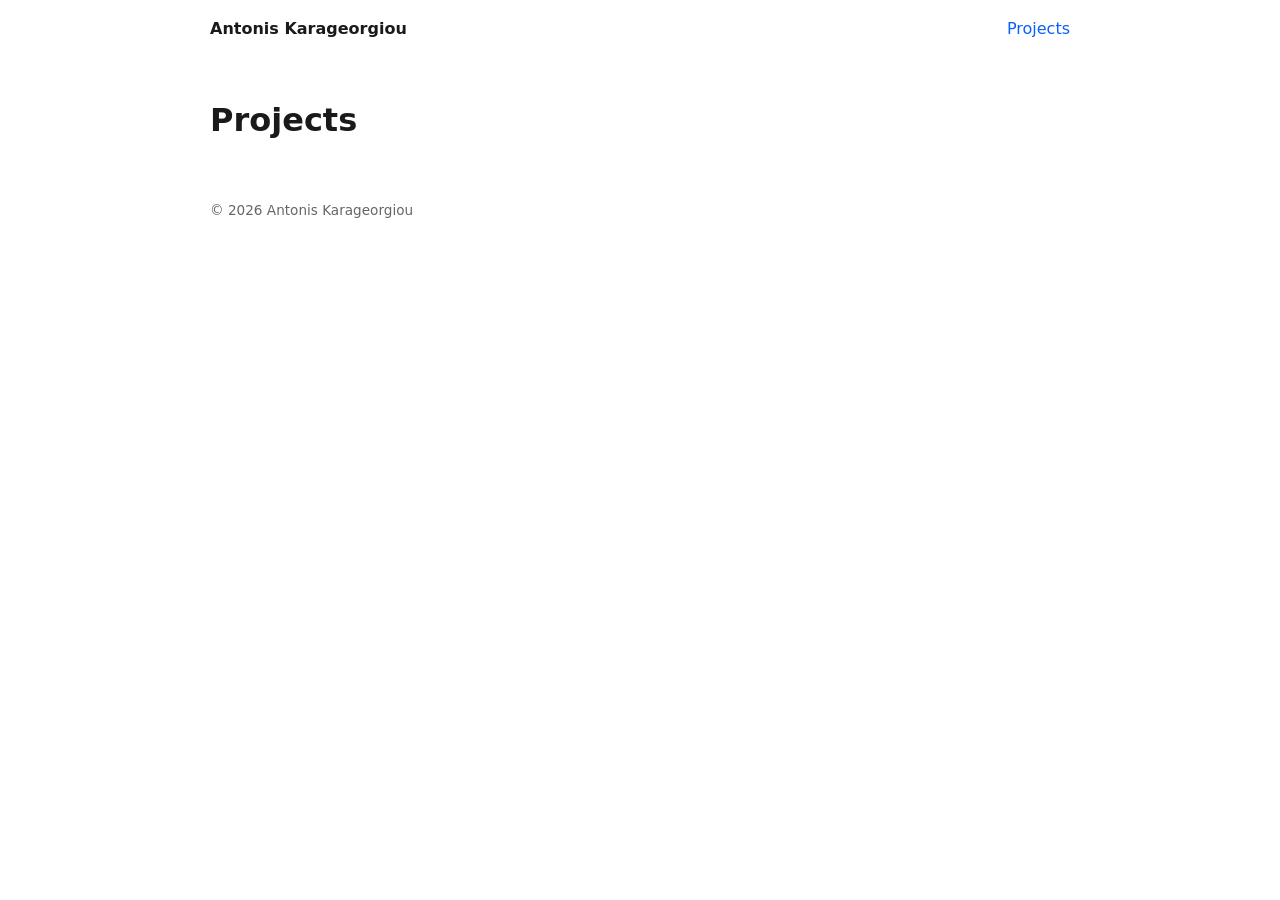
<file: assets/projects/index.html>
<!doctype html>
<html lang="en">
<head>
  <meta charset="utf-8">
  <meta name="viewport" content="width=device-width, initial-scale=1">
  <title>Projects · Antonis Karageorgiou</title>
  <link rel="stylesheet" href="/assets/css/style.css">
</head>
<body>
  <header class="wrap">
    <a class="brand" href="/">Antonis Karageorgiou</a>
    <nav><a href="/projects/">Projects</a></nav>
  </header>
  <main class="wrap">
    <h1 id="projects">Projects</h1>

<!-- <div class="grid">

  <article class="card">
  
    <img src="/assets/lego_robotic_arm/20171217_104708.jpg" alt="Lego robotics arm using Lego technic bricks, arduino Uno, and Labview" loading="lazy" />
  
  <h3>Lego robotics arm using Lego technic bricks, arduino Uno, and Labview</h3>
  <p class="meta"> · University of Patras · 11-2017 / 12-2017</p>
  <p>Created a 5-DoF robotic arm using standard Lego technic bricks, 2 arduino Uno for  controlling the motors, and Labview for writing the control algorithm
</p>
  <p class="tags"><span>LabView</span><span>C/C++</span><span>Lego</span><span>Arduino</span></p>
</article>
 -->
<!-- </div> -->

  </main>
  <footer class="wrap">© 2026 Antonis Karageorgiou</footer>
</body>
</html>
</file>
<file: assets/css/style.css>
:root { --bg:#fff; --fg:#1a1a1a; --muted:#666; --card:#f5f5f7; --accent:#0b5fff; }
@media (prefers-color-scheme: dark) {
  :root { --bg:#111; --fg:#eee; --muted:#999; --card:#1c1c1f; --accent:#6ea0ff; }
}
body { margin:0; background:var(--bg); color:var(--fg);
       font:16px/1.6 system-ui, sans-serif; }
.wrap { max-width:860px; margin:0 auto; padding:1rem 1.25rem; }
header.wrap { display:flex; justify-content:space-between; align-items:center; }
a { color:var(--accent); text-decoration:none; }
.brand { font-weight:700; color:var(--fg); }
nav a { margin-left:1rem; }
.grid { display:grid; gap:1rem; grid-template-columns:repeat(auto-fit,minmax(260px,1fr)); }
.card { background:var(--card); padding:1rem 1.25rem; border-radius:10px; }
.card h3 { margin:0 0 .25rem; }
.meta { color:var(--muted); font-size:.9rem; margin:0 0 .5rem; }
.tags span { display:inline-block; font-size:.8rem; margin:0 .35rem .35rem 0;
             padding:.1rem .5rem; border-radius:99px; border:1px solid var(--muted); }
.gallery { display: flex; flex-wrap: wrap; gap: .5rem; margin-top: .75rem; }
.thumb img { display: block; width: 72px; height: 72px; object-fit: cover; border-radius: 6px; }
.thumb:hover img { outline: 2px solid var(--accent); }

#lightbox { border: 0; padding: 0; background: transparent; max-width: 95vw; max-height: 95vh; }
#lightbox::backdrop { background: rgba(0, 0, 0, .8); }
#lightbox img { display: block; max-width: 95vw; max-height: 90vh; border-radius: 8px; }
.lb-close { position: absolute; top: .25rem; right: .5rem; font-size: 2rem; line-height: 1;
            background: none; border: 0; color: #fff; cursor: pointer; }
.lb-nav { position: absolute; top: 50%; transform: translateY(-50%);
          font-size: 2.5rem; line-height: 1; padding: .25rem .75rem;
          background: rgba(0, 0, 0, .45); color: #fff; border: 0;
          border-radius: 6px; cursor: pointer; }
.lb-prev { left: .5rem; }
.lb-next { right: .5rem; }
.lb-count { position: absolute; bottom: .5rem; left: 50%; transform: translateX(-50%);
            margin: 0; padding: .1rem .6rem; border-radius: 99px;
            background: rgba(0, 0, 0, .55); color: #fff; font-size: .85rem; }
#lightbox.single .lb-nav,
#lightbox.single .lb-count { display: none; }
.card ul.summary { margin: 0 0 .75rem; padding-left: 1.2rem; }
.card ul.summary li { margin-bottom: .2rem; }
.links { display: flex; flex-wrap: wrap; gap: .5rem; margin: .75rem 0 0; }
.links a { font-size: .85rem; padding: .2rem .7rem; border-radius: 6px;
           border: 1px solid var(--accent); }
.links a:hover { background: var(--accent); color: #fff; }

details.video-box { margin-top: .75rem; }
details.video-box summary { cursor: pointer; color: var(--accent); font-size: .9rem; }
.video { display: block; width: 100%; aspect-ratio: 16 / 9; border: 0;
         border-radius: 8px; margin-top: .5rem; }
.video.reel { width: 360px; max-width: 100%; aspect-ratio: 9 / 16; }
.stack { display: flex; flex-direction: column; gap: 1rem;
         border-left: 2px solid var(--muted); padding-left: 1.25rem; margin-left: .25rem; }
.stack .card { position: relative; }
.stack .card::before { content: ""; position: absolute; left: -1.65rem; top: 1.4rem;
                       width: 10px; height: 10px; border-radius: 50%; background: var(--accent); }

.stack.single { border-left: 0; padding-left: 0; margin-left: 0; }
.stack.single .card::before { display: none; }
footer { color:var(--muted); font-size:.85rem; }
</file>
